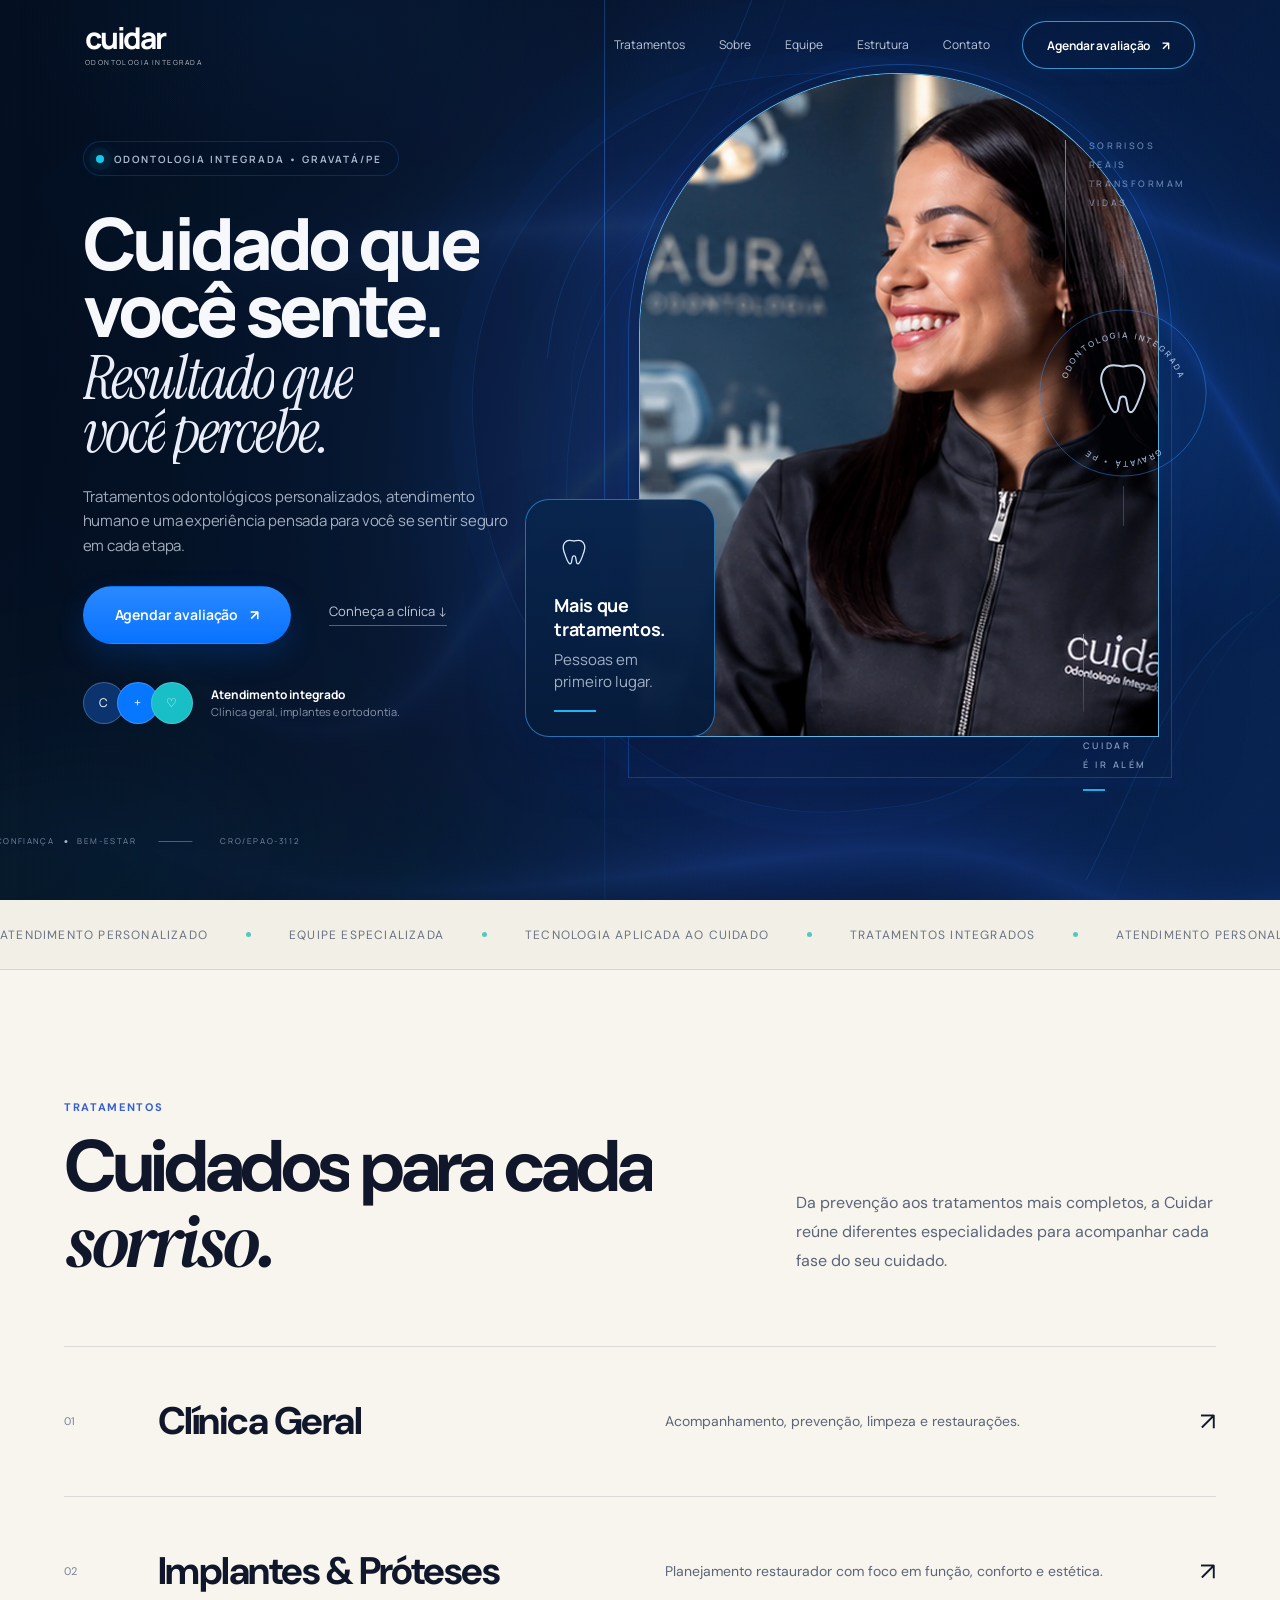
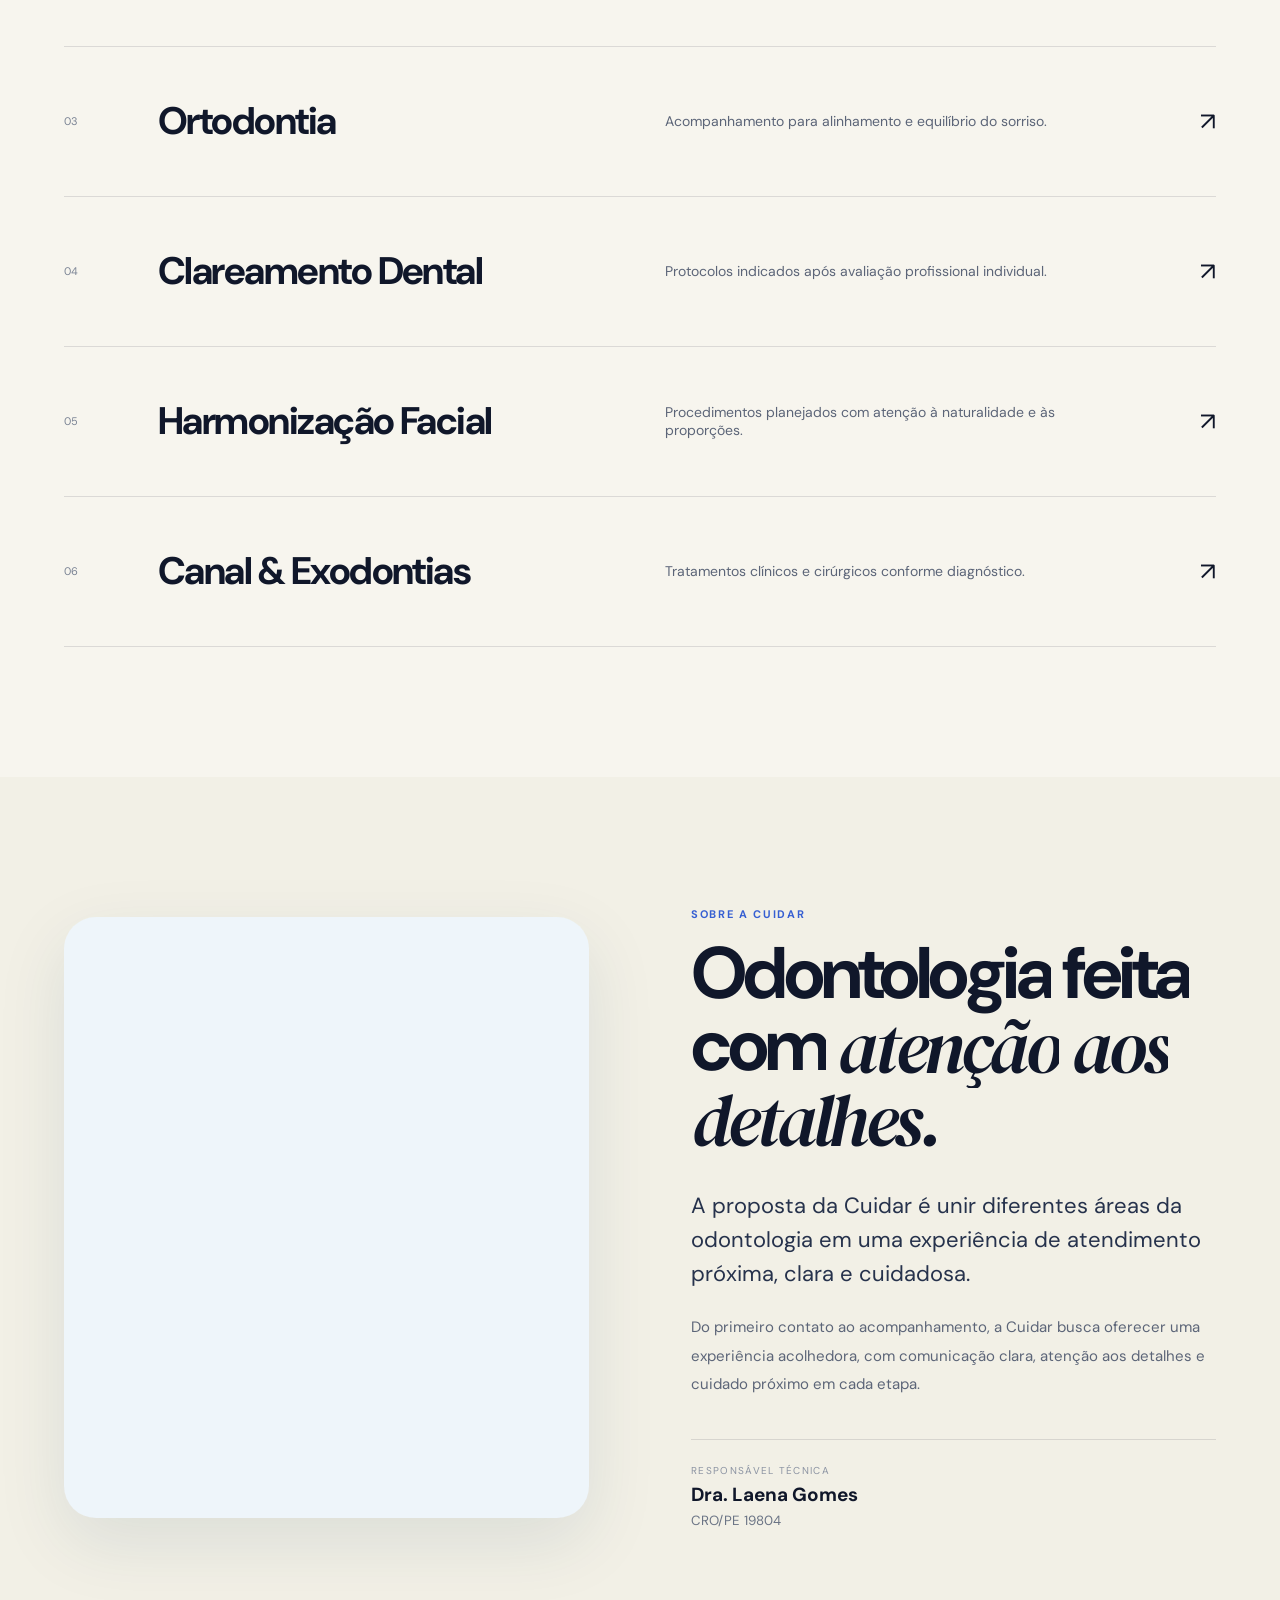
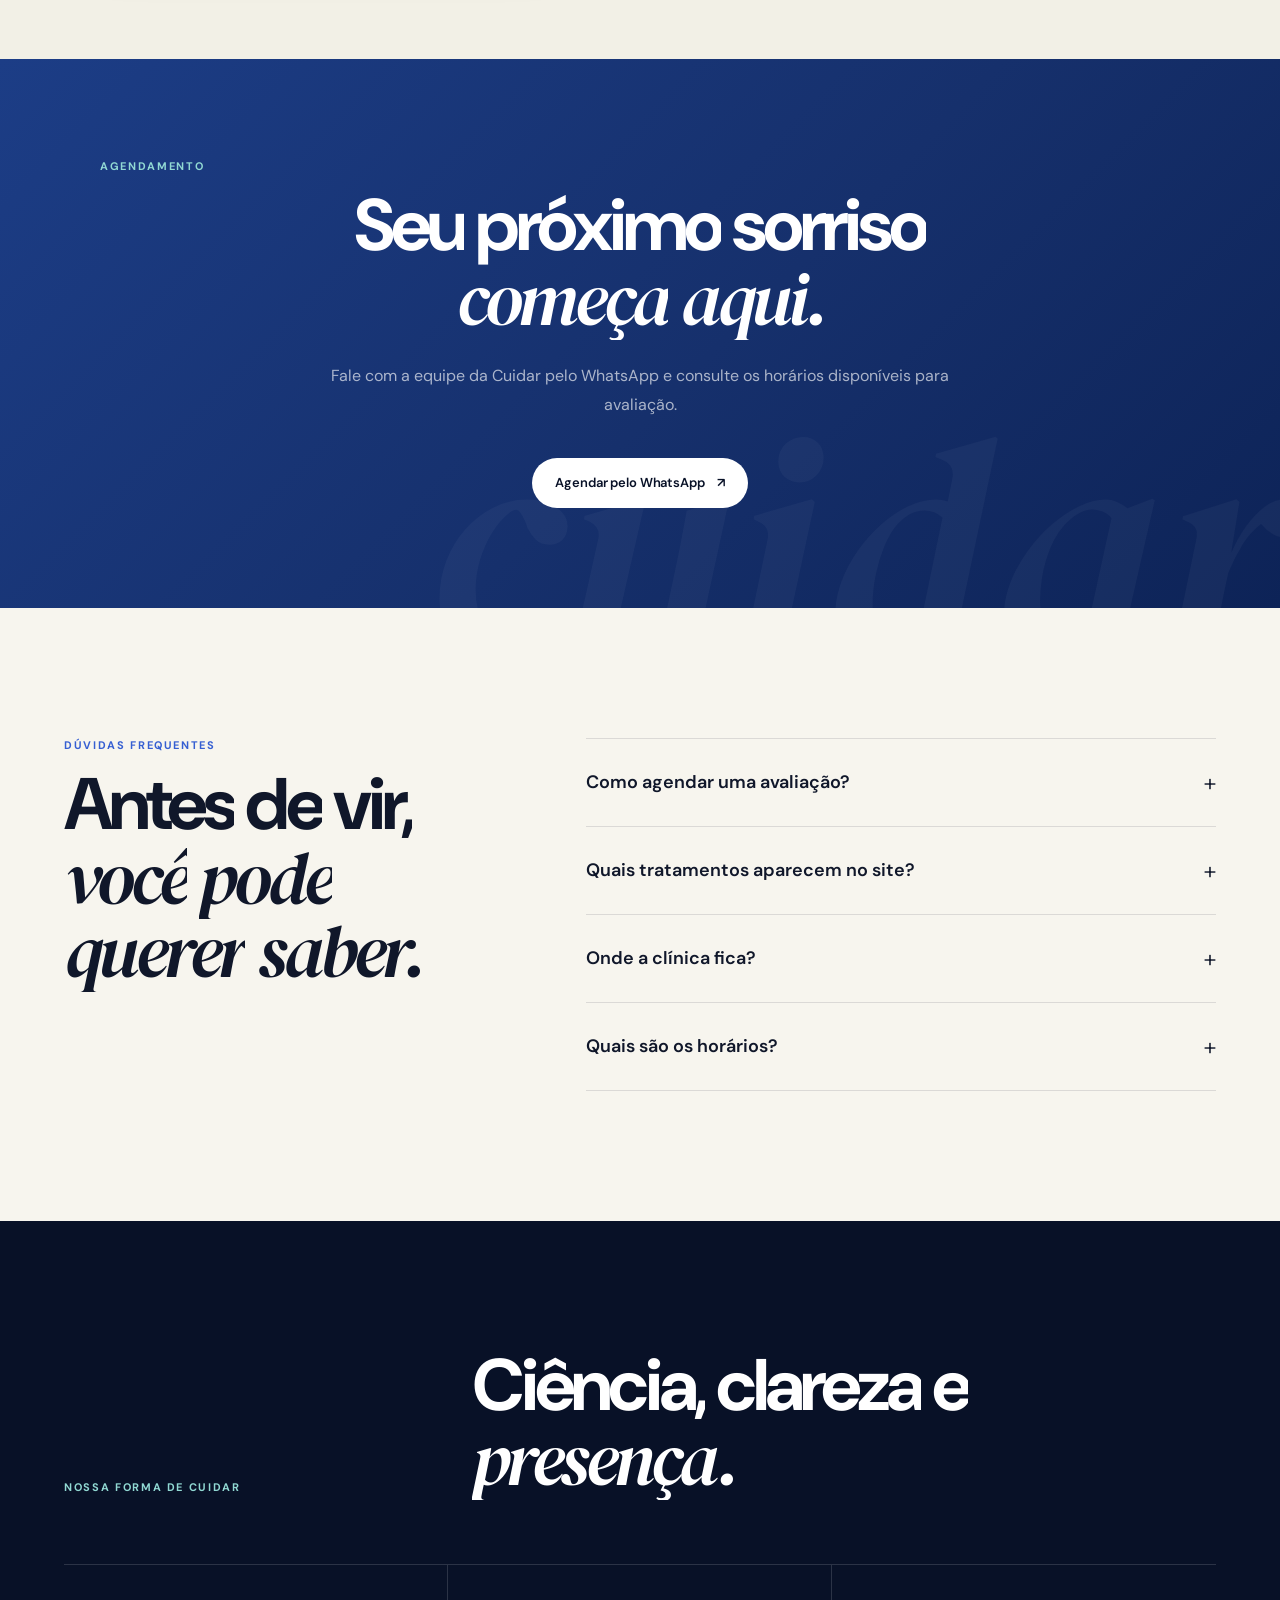
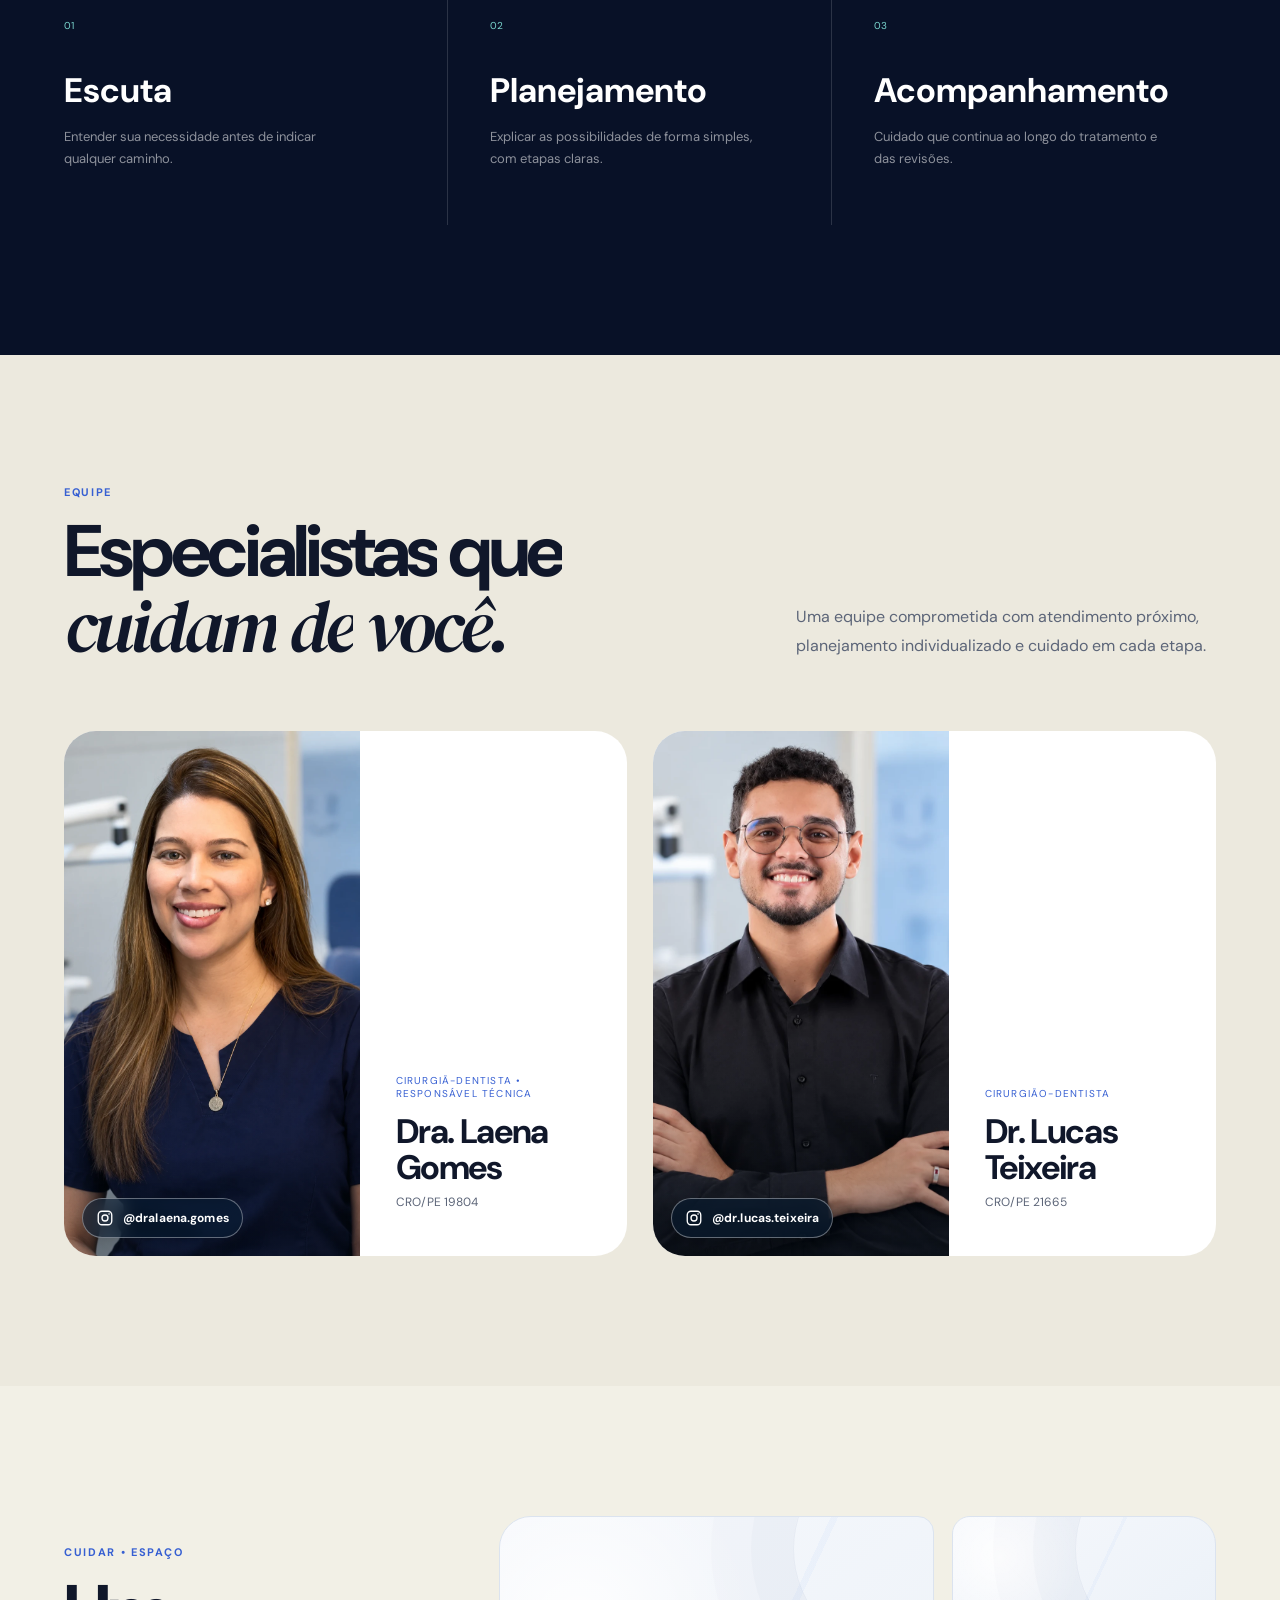
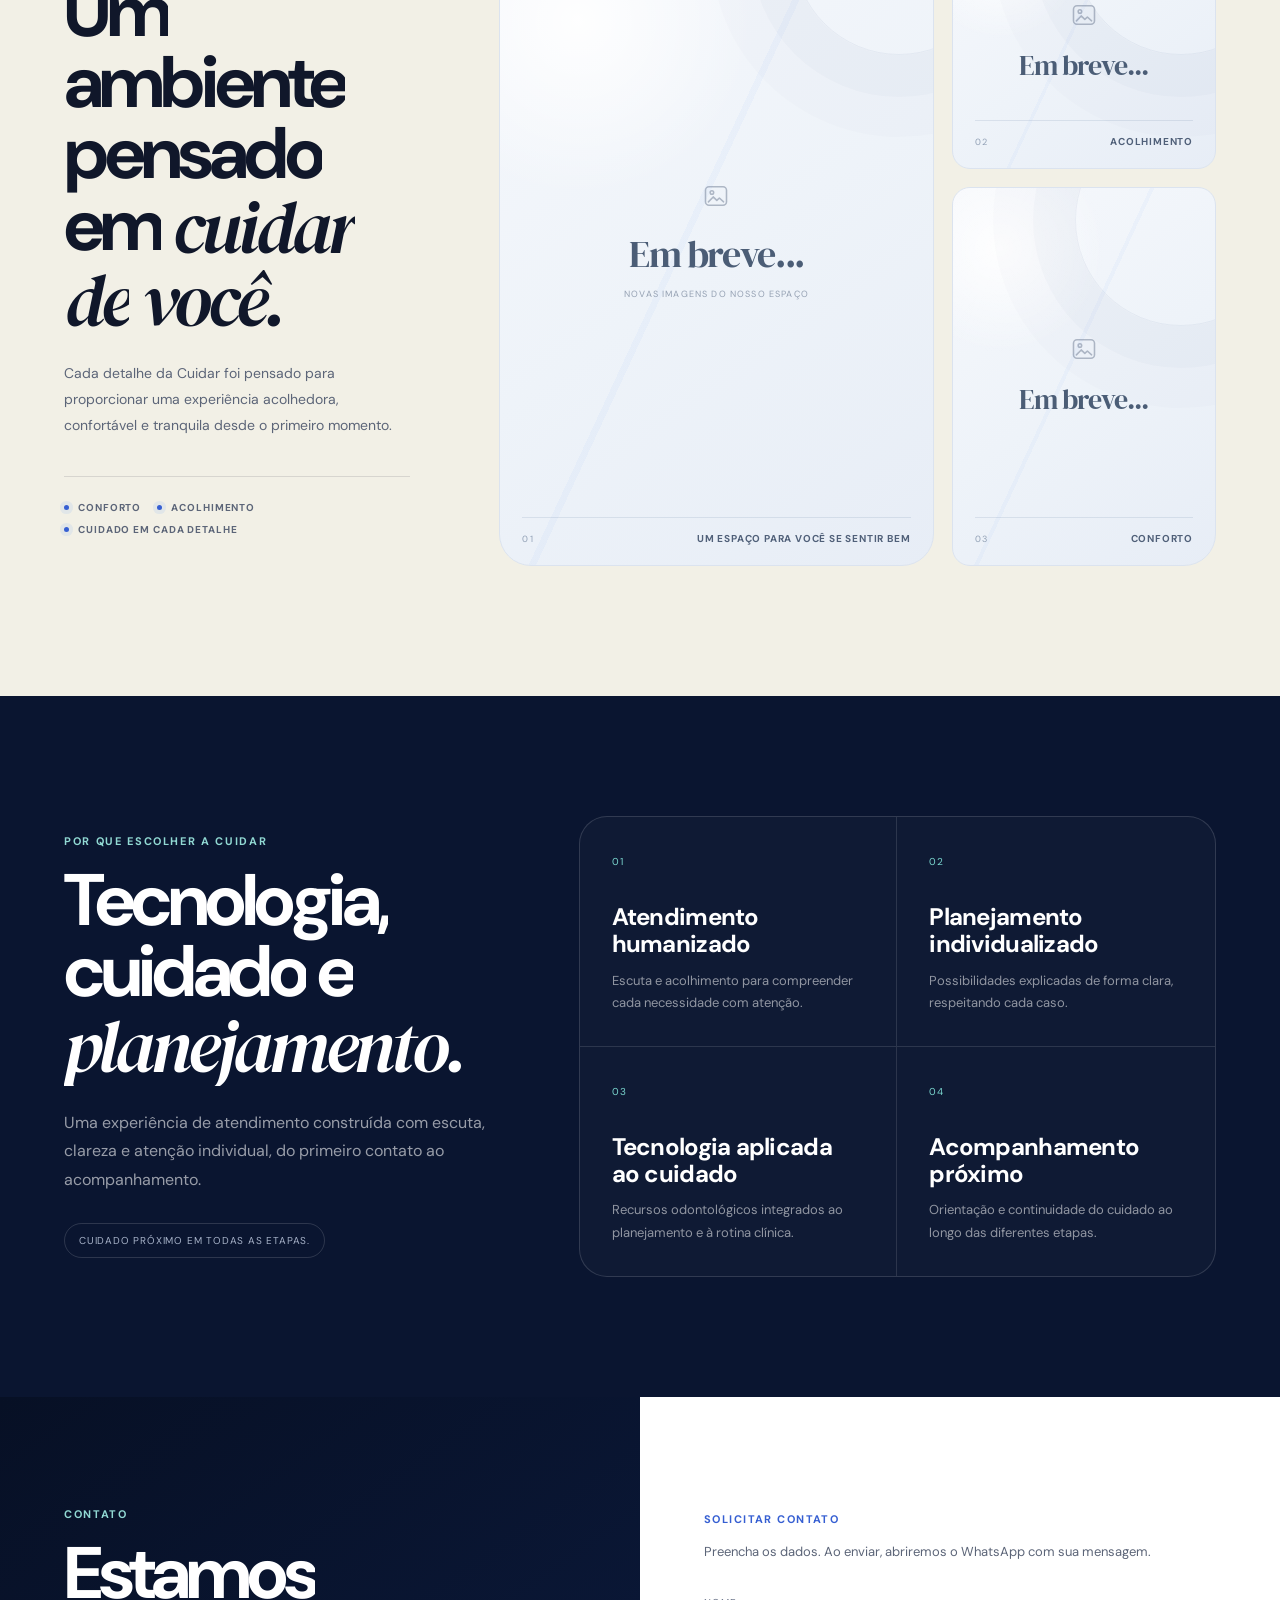
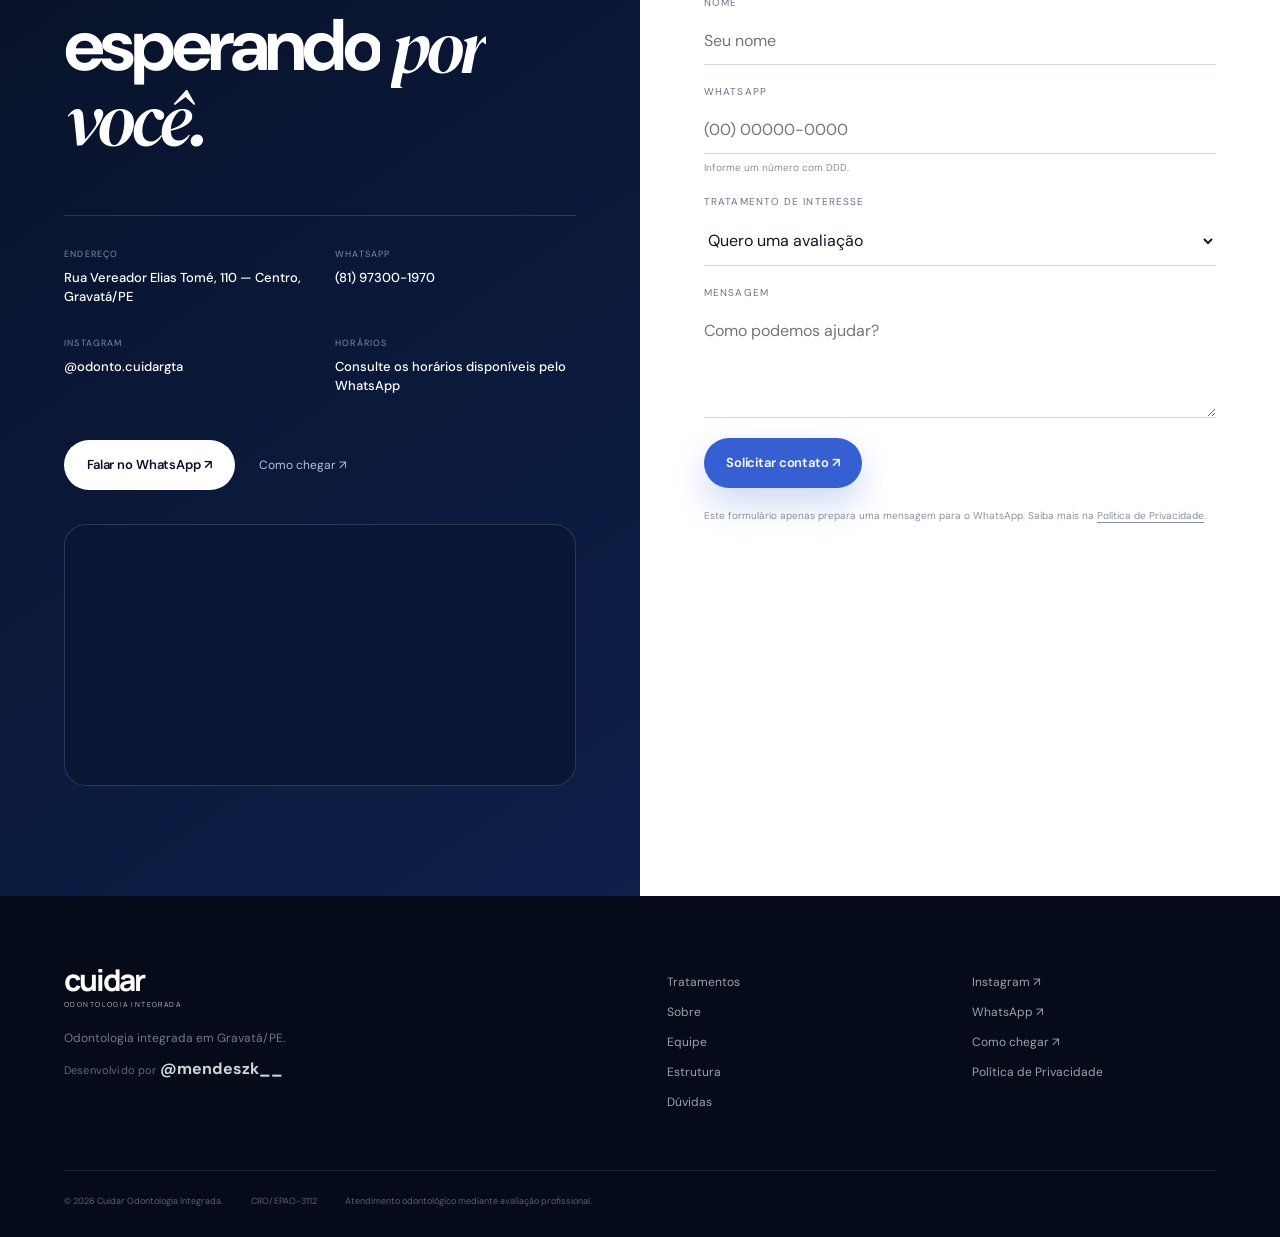
<file: index.html>
<!doctype html>
<html lang="pt-BR">
<head>
  <meta charset="utf-8">
  <meta name="viewport" content="width=device-width, initial-scale=1">
  <script>
    (function(){
      var ua=navigator.userAgent||'';
      var platform=navigator.platform||'';
      var touchMac=platform==='MacIntel'&&navigator.maxTouchPoints>1;
      if(/iPad|iPhone|iPod/.test(ua)||touchMac){
        document.documentElement.classList.add('ios-webkit');
      }
    })();
  </script>
  <meta name="theme-color" content="#0b1530">
  <meta name="description" content="Cuidar Odontologia Integrada em Gravatá. Atendimento odontológico com cuidado, planejamento e profissionais especializados.">
  <meta name="robots" content="index,follow,max-image-preview:large">
  <link rel="canonical" href="https://cuidar-odontologia.vercel.app/">
  <meta property="og:type" content="website">
  <meta property="og:locale" content="pt_BR">
  <meta property="og:site_name" content="Cuidar Odontologia">
  <meta property="og:url" content="https://cuidar-odontologia.vercel.app/">
  <meta property="og:title" content="Cuidar Odontologia">
  <meta property="og:description" content="Cuidar Odontologia Integrada | Gravatá">
  <meta property="og:image" content="https://cuidar-odontologia.vercel.app/assets/cuidar-social-preview.png">
  <meta property="og:image:secure_url" content="https://cuidar-odontologia.vercel.app/assets/cuidar-social-preview.png">
  <meta property="og:image:type" content="image/png">
  <meta property="og:image:width" content="1200">
  <meta property="og:image:height" content="630">
  <meta property="og:image:alt" content="Logo Cuidar Odontologia">
  <meta name="twitter:card" content="summary_large_image">
  <meta name="twitter:title" content="Cuidar Odontologia">
  <meta name="twitter:description" content="Cuidar Odontologia Integrada | Gravatá">
  <meta name="twitter:image" content="https://cuidar-odontologia.vercel.app/assets/cuidar-social-preview.png">
  <meta name="twitter:image:alt" content="Logo Cuidar Odontologia">
  <link rel="icon" href="assets/favicon.svg" type="image/svg+xml">
  <link rel="preload" as="image" href="assets/hero-profissional-sem-card.webp" type="image/webp">
  <title>Cuidar Odontologia | Odontologia Integrada em Gravatá</title>
  <link rel="stylesheet" href="style.css?v=20260911-iosrootfix1">
  <link rel="stylesheet" href="hero-reference.css?v=20260911-iosrootfix1">
  <script src="clinic.config.js"></script>
  <script src="script.js" defer></script>
  <script src="ghost-fibers.js" defer></script>
  <script src="split-text.js" defer></script>
  <script type="application/ld+json" id="schema-json"></script>
</head>
<body>
  <a class="skip-link" href="#conteudo">Pular para o conteúdo</a>

  <header class="site-header" id="topo">
    <div class="nav-shell">
      <a class="brand" href="#inicio" aria-label="Cuidar - início">
        <span class="brand-word">cu<span class="brand-dot">i</span>dar</span>
        <span class="brand-sub">Odontologia Integrada</span>
      </a>

      <nav class="desktop-nav" aria-label="Navegação principal">
        <a href="#tratamentos">Tratamentos</a>
        <a href="#sobre">Sobre</a>
        <a href="#equipe">Equipe</a>
        <a href="#estrutura">Estrutura</a>
        <a href="#contato">Contato</a>
      </nav>

      <a class="btn btn-nav js-whatsapp" href="#" data-message="Olá! Vim pelo site da Cuidar e gostaria de agendar uma avaliação.">
        Agendar avaliação
        <span aria-hidden="true">↗</span>
      </a>

      <button class="menu-toggle" aria-expanded="false" aria-controls="mobile-menu" aria-label="Abrir menu">
        <span></span><span></span>
      </button>
    </div>

    <div class="mobile-menu" id="mobile-menu" hidden>
      <nav aria-label="Navegação mobile">
        <a href="#inicio">Início</a>
        <a href="#tratamentos">Tratamentos</a>
        <a href="#sobre">Sobre nós</a>
        <a href="#equipe">Equipe</a>
        <a href="#estrutura">Estrutura</a>
        <a href="#contato">Contato</a>
      </nav>
      <a class="btn btn-primary js-whatsapp" href="#" data-message="Olá! Vim pelo site da Cuidar e gostaria de agendar uma avaliação.">Agendar pelo WhatsApp</a>
    </div>
  </header>

  <main id="conteudo">
    <section class="hero" id="inicio">
      <div class="ghost-fibers-bg" aria-hidden="true"></div>
      <div class="hero-glow hero-glow-a"></div>
      <div class="hero-glow hero-glow-b"></div>

      <svg class="hero-line-art" viewBox="0 0 1714 918" preserveAspectRatio="none" aria-hidden="true">
        <path d="M1018 -24 C965 95 903 151 823 208 C772 245 741 301 733 366" />
        <path d="M1059 -15 C998 118 931 184 849 242 C790 284 759 350 766 420" />
        <path d="M986 203 C874 225 800 296 771 405 C742 514 767 618 829 694" />
        <path d="M1678 624 C1568 681 1530 788 1454 898" />
        <path d="M1737 594 C1600 662 1565 791 1481 934" />
      </svg>

      <div class="hero-side-message" aria-hidden="true">
        <span class="side-message-line"></span>
        <span>Sorrisos</span>
        <span>reais</span>
        <span>transformam</span>
        <span>vidas</span>
      </div>

      <div class="dental-seal" aria-hidden="true">
        <svg class="seal-svg" viewBox="0 0 168 168" focusable="false">
          <defs>
            <path id="sealTopPath" d="M25,88 A59,59 0 0,1 143,88"/>
            <path id="sealBottomPath" d="M143,93 A59,59 0 0,1 25,93"/>
          </defs>
          <circle cx="84" cy="84" r="83" class="seal-ring"/>
          <text class="seal-text"><textPath href="#sealTopPath" startOffset="50%" text-anchor="middle">ODONTOLOGIA INTEGRADA</textPath></text>
          <text class="seal-text"><textPath href="#sealBottomPath" startOffset="50%" text-anchor="middle">GRAVATÁ • PE</textPath></text>
          <path class="seal-tooth" d="M69.7 57.2c5.4-2.7 10.2.3 14.3.3s8.9-3 14.3-.3c7.3 3.5 8.9 12.6 6 20.7-2.6 7.4-5.8 18.8-10.2 24-1.8 2.1-4.4 1.4-5-1.5l-1.9-10.3c-.6-3.5-5.9-3.5-6.5 0l-1.9 10.3c-.6 2.9-3.2 3.6-5 1.5-4.4-5.2-7.6-16.6-10.2-24-2.9-8.1-1.3-17.2 6-20.7Z"/>
        </svg>
      </div>

      <div class="hero-grid">
        <div class="hero-copy reveal">
          <div class="eyebrow">
            <span class="eyebrow-dot"></span>
            Odontologia integrada • Gravatá/PE
          </div>
          <h1 class="split-text" data-split-delay="70" data-split-duration="1.05"><span class="hero-sans">Cuidado que<br>você sente.</span><em>Resultado que<br>você percebe.</em></h1>
          <p class="hero-lead">Tratamentos odontológicos personalizados, atendimento humano e uma experiência pensada para você se sentir seguro em cada etapa.</p>
          <div class="hero-actions">
            <a class="btn btn-primary js-whatsapp" href="#" data-message="Olá! Vim pelo site da Cuidar e gostaria de agendar uma avaliação.">
              Agendar avaliação
              <span aria-hidden="true">↗</span>
            </a>
            <a class="text-link" href="#sobre">Conheça a clínica <span aria-hidden="true">↓</span></a>
          </div>
          <div class="hero-proof">
            <div class="proof-stack" aria-hidden="true">
              <span>C</span><span>+</span><span>♡</span>
            </div>
            <p><strong>Atendimento integrado</strong><br>Clínica geral, implantes e ortodontia.</p>
          </div>
        </div>

        <div class="hero-visual reveal">
          <div class="visual-frame">
            <img class="hero-professional-photo" src="assets/hero-profissional-sem-card.webp" alt="Profissional da Cuidar Odontologia Integrada" width="1000" height="1274" fetchpriority="high" decoding="async">
            <div class="frame-caption">
              <span>Equipe Cuidar</span>
              <span>Gravatá • PE</span>
            </div>
          </div>

          <div class="hero-info-card" aria-hidden="true">
            <svg viewBox="0 0 64 64" focusable="false">
              <path d="M20.6 14.2c4.3-2.1 8.1.2 11.4.2s7.1-2.3 11.4-.2c5.8 2.8 7.1 10 4.8 16.5-2.1 5.9-4.6 15-8.1 19.1-1.4 1.7-3.5 1.1-4-1.2l-1.5-8.2c-.5-2.8-4.7-2.8-5.2 0l-1.5 8.2c-.5 2.3-2.6 2.9-4 1.2-3.5-4.1-6-13.2-8.1-19.1-2.3-6.5-1-13.7 4.8-16.5Z"/>
            </svg>
            <strong>Mais que<br>tratamentos.</strong>
            <span>Pessoas em<br>primeiro lugar.</span>
            <i></i>
          </div>
        </div>
      </div>

      <div class="hero-bottom">
        <div class="hero-values" aria-hidden="true">
          <span>Saúde</span><i></i><span>Estética</span><i></i><span>Confiança</span><i></i><span>Bem-estar</span>
        </div>
        <div class="bottom-rule"></div>
        <span class="cro" data-clinic="croEpaO"></span>
      </div>

      <div class="hero-right-signature" aria-hidden="true">
        <span class="signature-line"></span>
        <strong>Cuidar<br>é ir além</strong>
        <i></i>
      </div>
    </section>

    <section class="trust-strip" aria-label="Diferenciais">
      <div class="trust-track">
        <span>Atendimento personalizado</span><i></i>
        <span>Equipe especializada</span><i></i>
        <span>Tecnologia aplicada ao cuidado</span><i></i>
        <span>Tratamentos integrados</span><i></i>
        <span>Atendimento personalizado</span><i></i>
        <span>Equipe especializada</span><i></i>
      </div>
    </section>

    <section class="section treatments" id="tratamentos">
      <div class="section-head reveal">
        <div>
          <span class="section-kicker">Tratamentos</span>
          <h2 class="split-text" data-split-delay="55" data-split-duration="0.9">Cuidados para cada <em>sorriso.</em></h2>
        </div>
        <p>Da prevenção aos tratamentos mais completos, a Cuidar reúne diferentes especialidades para acompanhar cada fase do seu cuidado.</p>
      </div>

      <div class="treatment-list">
        <article class="treatment-card reveal">
          <span class="treatment-index">01</span>
          <div class="treatment-main">
            <h3>Clínica Geral</h3>
            <p>Acompanhamento, prevenção, limpeza e restaurações.</p>
          </div>
          <span class="treatment-arrow">↗</span>
        </article>
        <article class="treatment-card reveal">
          <span class="treatment-index">02</span>
          <div class="treatment-main">
            <h3>Implantes & Próteses</h3>
            <p>Planejamento restaurador com foco em função, conforto e estética.</p>
          </div>
          <span class="treatment-arrow">↗</span>
        </article>
        <article class="treatment-card reveal">
          <span class="treatment-index">03</span>
          <div class="treatment-main">
            <h3>Ortodontia</h3>
            <p>Acompanhamento para alinhamento e equilíbrio do sorriso.</p>
          </div>
          <span class="treatment-arrow">↗</span>
        </article>
        <article class="treatment-card reveal">
          <span class="treatment-index">04</span>
          <div class="treatment-main">
            <h3>Clareamento Dental</h3>
            <p>Protocolos indicados após avaliação profissional individual.</p>
          </div>
          <span class="treatment-arrow">↗</span>
        </article>
        <article class="treatment-card reveal">
          <span class="treatment-index">05</span>
          <div class="treatment-main">
            <h3>Harmonização Facial</h3>
            <p>Procedimentos planejados com atenção à naturalidade e às proporções.</p>
          </div>
          <span class="treatment-arrow">↗</span>
        </article>
        <article class="treatment-card reveal">
          <span class="treatment-index">06</span>
          <div class="treatment-main">
            <h3>Canal & Exodontias</h3>
            <p>Tratamentos clínicos e cirúrgicos conforme diagnóstico.</p>
          </div>
          <span class="treatment-arrow">↗</span>
        </article>
      </div>
    </section>

    <section class="section about" id="sobre">
      <div class="about-image reveal">
        <img class="about-brand-logo" src="assets/cuidar-brand-panel.webp" alt="Identidade visual da Cuidar Odontologia Integrada" width="762" height="873" loading="lazy" decoding="async">
      </div>
      <div class="about-copy reveal">
        <span class="section-kicker">Sobre a Cuidar</span>
        <h2 class="split-text" data-split-delay="55" data-split-duration="0.9">Odontologia feita com <em>atenção aos detalhes.</em></h2>
        <p class="lead">A proposta da Cuidar é unir diferentes áreas da odontologia em uma experiência de atendimento próxima, clara e cuidadosa.</p>
        <p>Do primeiro contato ao acompanhamento, a Cuidar busca oferecer uma experiência acolhedora, com comunicação clara, atenção aos detalhes e cuidado próximo em cada etapa.</p>
        <div class="signature-block">
          <span>Responsável técnica</span>
          <strong data-clinic="responsible"></strong>
          <small data-clinic="responsibleCro"></small>
        </div>
      </div>
    </section>

    <section class="cta-section">
      <div class="cta-inner reveal">
        <span class="section-kicker light">Agendamento</span>
        <h2 class="split-text" data-split-delay="55" data-split-duration="0.9">Seu próximo sorriso<br><em>começa aqui.</em></h2>
        <p>Fale com a equipe da Cuidar pelo WhatsApp e consulte os horários disponíveis para avaliação.</p>
        <a class="btn btn-light js-whatsapp" href="#" data-message="Olá! Vim pelo site da Cuidar e gostaria de consultar horários para uma avaliação.">
          Agendar pelo WhatsApp
          <span aria-hidden="true">↗</span>
        </a>
      </div>
    </section>

    <section class="section faq" id="faq">
      <div class="faq-head reveal">
        <span class="section-kicker">Dúvidas frequentes</span>
        <h2 class="split-text" data-split-delay="55" data-split-duration="0.9">Antes de vir,<br><em>você pode querer saber.</em></h2>
      </div>
      <div class="faq-list">
        <details class="reveal">
          <summary>Como agendar uma avaliação?<span>+</span></summary>
          <p>Use qualquer botão de WhatsApp deste site. A mensagem já abre pronta para você conversar diretamente com a equipe.</p>
        </details>
        <details class="reveal">
          <summary>Quais tratamentos aparecem no site?<span>+</span></summary>
          <p>A Cuidar apresenta atendimento em clínica geral, implantes, próteses, ortodontia, clareamento, harmonização facial, canal e exodontias. A indicação de cada tratamento depende de avaliação profissional.</p>
        </details>
        <details class="reveal">
          <summary>Onde a clínica fica?<span>+</span></summary>
          <p>A clínica fica na Rua Vereador Elias Tomé, 110, Centro, Gravatá/PE. Use o botão “Como chegar” para abrir a localização no mapa.</p>
        </details>
        <details class="reveal">
          <summary>Quais são os horários?<span>+</span></summary>
          <p>Consulte os horários disponíveis diretamente pelo WhatsApp para evitar apresentar informação desatualizada.</p>
        </details>
      </div>
    </section>

    <section class="principles">
      <div class="principles-shell">
        <div class="principles-title reveal">
          <span class="section-kicker light">Nossa forma de cuidar</span>
          <h2 class="split-text" data-split-delay="55" data-split-duration="0.9">Ciência, clareza e <em>presença.</em></h2>
        </div>
        <div class="principles-grid">
          <article class="reveal">
            <span>01</span>
            <h3>Escuta</h3>
            <p>Entender sua necessidade antes de indicar qualquer caminho.</p>
          </article>
          <article class="reveal">
            <span>02</span>
            <h3>Planejamento</h3>
            <p>Explicar as possibilidades de forma simples, com etapas claras.</p>
          </article>
          <article class="reveal">
            <span>03</span>
            <h3>Acompanhamento</h3>
            <p>Cuidado que continua ao longo do tratamento e das revisões.</p>
          </article>
        </div>
      </div>
    </section>

    <section class="section team" id="equipe">
      <div class="section-head reveal">
        <div>
          <span class="section-kicker">Equipe</span>
          <h2 class="split-text" data-split-delay="55" data-split-duration="0.9">Especialistas que <em>cuidam de você.</em></h2>
        </div>
        <p>Uma equipe comprometida com atendimento próximo, planejamento individualizado e cuidado em cada etapa.</p>
      </div>

      <div class="team-grid">
        <article class="team-card reveal">
          <a class="team-photo team-instagram" href="https://www.instagram.com/dralaena.gomes/" target="_blank" rel="noopener noreferrer" aria-label="Abrir Instagram da Dra. Laena Gomes (@dralaena.gomes)">
            <img src="assets/dra-laena-equipe.webp" alt="Dra. Laena Gomes" width="941" height="1672" loading="lazy" decoding="async" style="object-position: center top;">
            <span class="team-instagram-badge" aria-hidden="true">
              <svg viewBox="0 0 24 24" fill="none" xmlns="http://www.w3.org/2000/svg">
                <rect x="3" y="3" width="18" height="18" rx="5" stroke="currentColor" stroke-width="1.8"/>
                <circle cx="12" cy="12" r="4" stroke="currentColor" stroke-width="1.8"/>
                <circle cx="17.4" cy="6.6" r="1.1" fill="currentColor"/>
              </svg>
              <span>@dralaena.gomes</span>
            </span>
          </a>
          <div class="team-info">
            <span>Cirurgiã-dentista • Responsável técnica</span>
            <h3>Dra. Laena Gomes</h3>
            <p>CRO/PE 19804</p>
          </div>
        </article>

        <article class="team-card reveal">
          <a class="team-photo team-instagram" href="https://www.instagram.com/dr.lucas.teixeira/" target="_blank" rel="noopener noreferrer" aria-label="Abrir Instagram do Dr. Lucas Teixeira (@dr.lucas.teixeira)">
            <img src="assets/dr-lucas-equipe.webp" alt="Dr. Lucas Teixeira" width="1145" height="1374" loading="lazy" decoding="async" style="object-position: center top;">
            <span class="team-instagram-badge" aria-hidden="true">
              <svg viewBox="0 0 24 24" fill="none" xmlns="http://www.w3.org/2000/svg">
                <rect x="3" y="3" width="18" height="18" rx="5" stroke="currentColor" stroke-width="1.8"/>
                <circle cx="12" cy="12" r="4" stroke="currentColor" stroke-width="1.8"/>
                <circle cx="17.4" cy="6.6" r="1.1" fill="currentColor"/>
              </svg>
              <span>@dr.lucas.teixeira</span>
            </span>
          </a>
          <div class="team-info">
            <span>Cirurgião-dentista</span>
            <h3>Dr. Lucas Teixeira</h3>
            <p>CRO/PE 21665</p>
          </div>
        </article>
      </div>
    </section>

    <section class="section clinic-gallery" id="estrutura">
      <div class="environment-shell">
        <div class="environment-copy reveal">
          <span class="section-kicker">Cuidar • Espaço</span>
          <h2 class="split-text" data-split-delay="55" data-split-duration="0.9">Um ambiente pensado em <em>cuidar de você.</em></h2>
          <p>Cada detalhe da Cuidar foi pensado para proporcionar uma experiência acolhedora, confortável e tranquila desde o primeiro momento.</p>

          <div class="environment-notes" aria-label="Características do espaço da Cuidar">
            <span>Conforto</span>
            <span>Acolhimento</span>
            <span>Cuidado em cada detalhe</span>
          </div>
        </div>

        <div class="environment-collage" aria-label="Espaços reservados para futuras fotos da clínica">
          <div class="environment-media environment-main-media environment-placeholder reveal environment-reveal-1">
            <div class="environment-placeholder-center">
              <svg viewBox="0 0 24 24" aria-hidden="true" focusable="false">
                <rect x="3" y="4" width="18" height="16" rx="3"></rect>
                <circle cx="8.5" cy="9" r="1.5"></circle>
                <path d="m5.5 17 4.1-4.2 3.1 3 2.2-2.1 3.6 3.3"></path>
              </svg>
              <strong>Em breve...</strong>
              <span>Novas imagens do nosso espaço</span>
            </div>
            <div class="environment-media-label">
              <small>01</small>
              <span>Um espaço para você se sentir bem</span>
            </div>
          </div>

          <div class="environment-side-stack">
            <div class="environment-media environment-secondary-media environment-placeholder reveal environment-reveal-2">
              <div class="environment-placeholder-center">
                <svg viewBox="0 0 24 24" aria-hidden="true" focusable="false">
                  <rect x="3" y="4" width="18" height="16" rx="3"></rect>
                  <circle cx="8.5" cy="9" r="1.5"></circle>
                  <path d="m5.5 17 4.1-4.2 3.1 3 2.2-2.1 3.6 3.3"></path>
                </svg>
                <strong>Em breve...</strong>
              </div>
              <div class="environment-media-label">
                <small>02</small>
                <span>Acolhimento</span>
              </div>
            </div>

            <div class="environment-media environment-wide-media environment-placeholder reveal environment-reveal-3">
              <div class="environment-placeholder-center">
                <svg viewBox="0 0 24 24" aria-hidden="true" focusable="false">
                  <rect x="3" y="4" width="18" height="16" rx="3"></rect>
                  <circle cx="8.5" cy="9" r="1.5"></circle>
                  <path d="m5.5 17 4.1-4.2 3.1 3 2.2-2.1 3.6 3.3"></path>
                </svg>
                <strong>Em breve...</strong>
              </div>
              <div class="environment-media-label">
                <small>03</small>
                <span>Conforto</span>
              </div>
            </div>
          </div>
        </div>
      </div>
    </section>

    <section class="care-differentials" id="diferenciais">
      <div class="results-copy reveal">
        <span class="section-kicker light">Por que escolher a Cuidar</span>
        <h2 class="split-text" data-split-delay="55" data-split-duration="0.9">Tecnologia, cuidado e <em>planejamento.</em></h2>
        <p>Uma experiência de atendimento construída com escuta, clareza e atenção individual, do primeiro contato ao acompanhamento.</p>
        <div class="care-note">Cuidado próximo em todas as etapas.</div>
      </div>
      <div class="care-grid reveal" aria-label="Diferenciais da Cuidar Odontologia">
        <article>
          <span>01</span>
          <h3>Atendimento humanizado</h3>
          <p>Escuta e acolhimento para compreender cada necessidade com atenção.</p>
        </article>
        <article>
          <span>02</span>
          <h3>Planejamento individualizado</h3>
          <p>Possibilidades explicadas de forma clara, respeitando cada caso.</p>
        </article>
        <article>
          <span>03</span>
          <h3>Tecnologia aplicada ao cuidado</h3>
          <p>Recursos odontológicos integrados ao planejamento e à rotina clínica.</p>
        </article>
        <article>
          <span>04</span>
          <h3>Acompanhamento próximo</h3>
          <p>Orientação e continuidade do cuidado ao longo das diferentes etapas.</p>
        </article>
      </div>
    </section>

    <section class="contact" id="contato">
      <div class="contact-panel reveal">
        <span class="section-kicker light">Contato</span>
        <h2 class="split-text" data-split-delay="55" data-split-duration="0.9">Estamos esperando <em>por você.</em></h2>

        <div class="contact-data">
          <div>
            <span>Endereço</span>
            <strong data-clinic="address"></strong>
          </div>
          <div>
            <span>WhatsApp</span>
            <strong data-clinic="phoneLabel"></strong>
          </div>
          <div>
            <span>Instagram</span>
            <strong data-clinic="instagramHandle"></strong>
          </div>
          <div>
            <span>Horários</span>
            <strong data-clinic="hours"></strong>
          </div>
        </div>

        <div class="contact-actions">
          <a class="btn btn-light js-whatsapp" href="#" data-message="Olá! Vim pelo site e gostaria de falar com a equipe da Cuidar.">Falar no WhatsApp ↗</a>
          <a class="map-link" id="map-link" href="#" target="_blank" rel="noopener noreferrer">Como chegar ↗</a>
        </div>

        <div class="contact-map-wrap">
          <iframe id="contact-map" title="Mapa da Cuidar Odontologia Integrada" loading="lazy" referrerpolicy="no-referrer-when-downgrade" allowfullscreen></iframe>
        </div>
      </div>

      <form class="contact-form reveal" id="contact-form" method="post" action="#">
        <div class="form-intro">
          <span>Solicitar contato</span>
          <p>Preencha os dados. Ao enviar, abriremos o WhatsApp com sua mensagem.</p>
        </div>
        <label>
          <span>Nome</span>
          <input type="text" name="name" autocomplete="name" required placeholder="Seu nome">
        </label>
        <label>
          <span>WhatsApp</span>
          <input type="tel" name="phone" autocomplete="tel" inputmode="tel" minlength="10" maxlength="20" required placeholder="(00) 00000-0000" aria-describedby="phone-help">
          <small id="phone-help" class="field-help">Informe um número com DDD.</small>
        </label>
        <label>
          <span>Tratamento de interesse</span>
          <select name="treatment">
            <option>Quero uma avaliação</option>
            <option>Clínica Geral</option>
            <option>Implantes / Próteses</option>
            <option>Ortodontia</option>
            <option>Clareamento Dental</option>
            <option>Harmonização Facial</option>
          </select>
        </label>
        <label>
          <span>Mensagem</span>
          <textarea name="message" rows="4" placeholder="Como podemos ajudar?"></textarea>
        </label>
        <button class="btn btn-primary" type="submit">Solicitar contato ↗</button>
        <small>Este formulário apenas prepara uma mensagem para o WhatsApp. Saiba mais na <a href="politica-de-privacidade.html">Política de Privacidade</a>.</small>
      </form>
    </section>
  </main>

  <footer class="footer">
    <div class="footer-top">
      <div>
        <a class="brand footer-brand" href="#inicio">
          <span class="brand-word">cu<span class="brand-dot">i</span>dar</span>
          <span class="brand-sub">Odontologia Integrada</span>
        </a>
        <p>Odontologia integrada em Gravatá/PE.</p>
        <p class="developer-credit">Desenvolvido por <a href="https://www.instagram.com/mendeszk__/" target="_blank" rel="noopener noreferrer">@mendeszk__</a></p>
      </div>
      <div class="footer-links">
        <a href="#tratamentos">Tratamentos</a>
        <a href="#sobre">Sobre</a>
        <a href="#equipe">Equipe</a>
        <a href="#estrutura">Estrutura</a>
        <a href="#faq">Dúvidas</a>
      </div>
      <div class="footer-links">
        <a class="js-instagram" href="#" target="_blank" rel="noopener noreferrer">Instagram ↗</a>
        <a class="js-whatsapp" href="#" data-message="Olá! Vim pelo site da Cuidar.">WhatsApp ↗</a>
        <a id="footer-map" href="#" target="_blank" rel="noopener noreferrer">Como chegar ↗</a>
        <a href="politica-de-privacidade.html">Política de Privacidade</a>
      </div>
    </div>
    <div class="footer-bottom">
      <span>© <span id="year"></span> Cuidar Odontologia Integrada.</span>
      <span data-clinic="croEpaO"></span>
      <span>Atendimento odontológico mediante avaliação profissional.</span>
    </div>
  </footer>

  <a class="whatsapp-float js-whatsapp" href="#" data-message="Olá! Vim pelo site da Cuidar e gostaria de agendar uma avaliação." aria-label="Falar com a Cuidar pelo WhatsApp">
    <svg viewBox="0 0 24 24" aria-hidden="true"><path d="M20.5 3.5A11.8 11.8 0 0 0 12.1 0C5.6 0 .3 5.3.3 11.8c0 2.1.6 4.1 1.6 5.8L.2 24l6.6-1.7c1.6.9 3.5 1.4 5.3 1.4h.1C18.7 23.7 24 18.4 24 11.9c0-3.2-1.2-6.1-3.5-8.4Zm-8.4 18.2c-1.7 0-3.4-.5-4.9-1.3l-.4-.2-3.9 1 1-3.8-.3-.4a9.8 9.8 0 0 1-1.5-5.2A10 10 0 0 1 12.1 2c2.7 0 5.2 1 7.1 2.9a9.9 9.9 0 0 1 2.9 7c0 5.5-4.5 9.9-10 9.9Zm5.5-7.4c-.3-.2-1.8-.9-2-.9-.3-.1-.5-.2-.7.2-.2.3-.8.9-.9 1.1-.2.2-.3.2-.6.1-.3-.2-1.3-.5-2.5-1.5-.9-.8-1.5-1.9-1.7-2.2-.2-.3 0-.5.1-.6l.5-.6c.2-.2.2-.3.3-.5.1-.2.1-.4 0-.6-.1-.2-.7-1.7-.9-2.3-.2-.6-.5-.5-.7-.5h-.6c-.2 0-.6.1-.9.4-.3.3-1.2 1.2-1.2 2.9s1.2 3.3 1.4 3.5c.2.2 2.4 3.7 5.9 5.2.8.4 1.5.6 2 .7.8.3 1.6.2 2.2.1.7-.1 1.8-.7 2.1-1.5.3-.7.3-1.4.2-1.5-.1-.2-.3-.3-.6-.4Z"/></svg>
  </a>
</body>
</html>
</file>
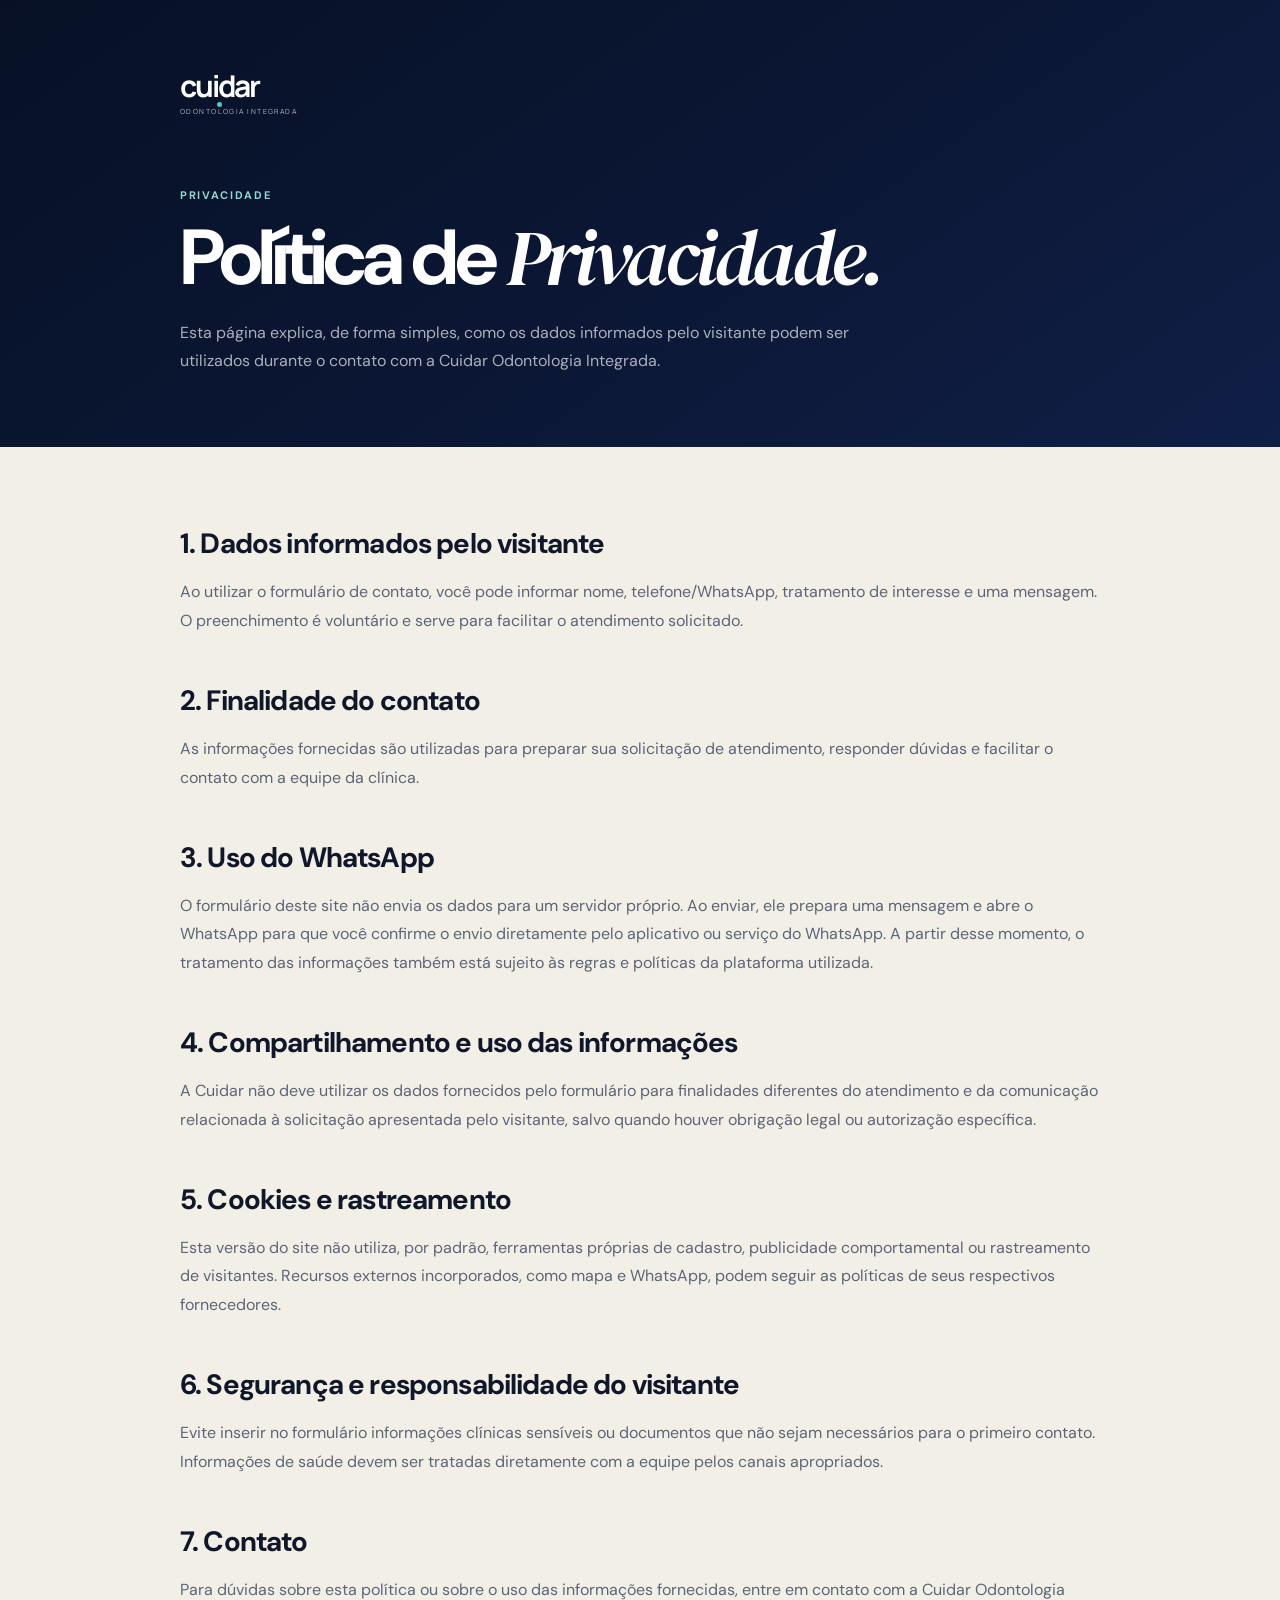
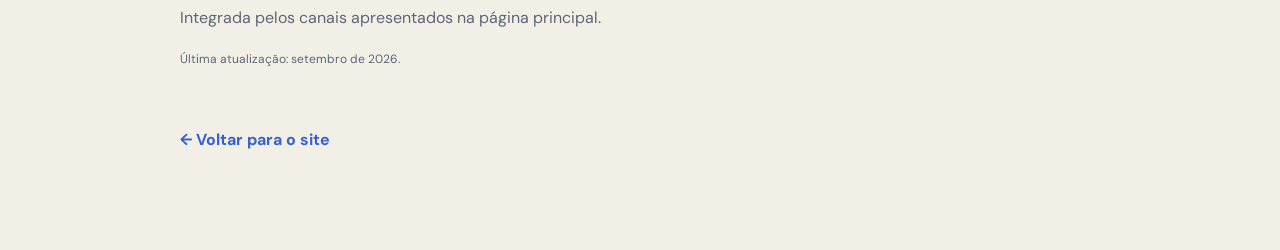
<file: politica-de-privacidade.html>
<!doctype html>
<html lang="pt-BR">
<head>
  <meta charset="utf-8">
  <meta name="viewport" content="width=device-width, initial-scale=1">
  <meta name="theme-color" content="#0b1530">
  <meta name="description" content="Política de Privacidade da Cuidar Odontologia Integrada.">
  <meta name="robots" content="index,follow">
  <link rel="icon" href="assets/favicon.svg" type="image/svg+xml">
  <title>Política de Privacidade | Cuidar Odontologia Integrada</title>
  <link rel="stylesheet" href="style.css">
  <style>
    .privacy-page{min-height:100vh;background:#F2F0E6;color:#10172a}.privacy-hero{padding:72px max(5vw,24px);background:linear-gradient(145deg,#071025,#0b1735 55%,#101f47);color:#fff}.privacy-shell{width:min(920px,100%);margin:auto}.privacy-brand{display:inline-flex;margin-bottom:72px}.privacy-hero h1{font-size:clamp(44px,7vw,78px);line-height:.96;letter-spacing:-.055em;margin:0}.privacy-hero p{max-width:680px;color:rgba(255,255,255,.66);line-height:1.75;margin:24px 0 0}.privacy-content{padding:78px max(5vw,24px) 100px}.privacy-content h2{font-size:28px;letter-spacing:-.03em;margin:46px 0 14px}.privacy-content h2:first-child{margin-top:0}.privacy-content p,.privacy-content li{color:#5c6578;line-height:1.8}.privacy-content ul{padding-left:22px}.privacy-back{display:inline-flex;margin-top:46px;font-weight:700;color:#365fd2}.privacy-updated{font-size:12px;color:#7a8394;margin-top:14px}@media(max-width:760px){.privacy-hero{padding-top:42px}.privacy-brand{margin-bottom:54px}.privacy-content{padding-top:58px}}
  </style>
</head>
<body class="privacy-page">
  <a class="skip-link" href="#conteudo">Pular para o conteúdo</a>
  <header class="privacy-hero">
    <div class="privacy-shell">
      <a class="brand privacy-brand" href="index.html" aria-label="Voltar para a página inicial da Cuidar">
        <span class="brand-word">cu<span class="brand-dot">i</span>dar</span>
        <span class="brand-sub">Odontologia Integrada</span>
      </a>
      <span class="section-kicker light">Privacidade</span>
      <h1>Política de <em>Privacidade.</em></h1>
      <p>Esta página explica, de forma simples, como os dados informados pelo visitante podem ser utilizados durante o contato com a Cuidar Odontologia Integrada.</p>
    </div>
  </header>
  <main class="privacy-content" id="conteudo">
    <div class="privacy-shell">
      <h2>1. Dados informados pelo visitante</h2>
      <p>Ao utilizar o formulário de contato, você pode informar nome, telefone/WhatsApp, tratamento de interesse e uma mensagem. O preenchimento é voluntário e serve para facilitar o atendimento solicitado.</p>

      <h2>2. Finalidade do contato</h2>
      <p>As informações fornecidas são utilizadas para preparar sua solicitação de atendimento, responder dúvidas e facilitar o contato com a equipe da clínica.</p>

      <h2>3. Uso do WhatsApp</h2>
      <p>O formulário deste site não envia os dados para um servidor próprio. Ao enviar, ele prepara uma mensagem e abre o WhatsApp para que você confirme o envio diretamente pelo aplicativo ou serviço do WhatsApp. A partir desse momento, o tratamento das informações também está sujeito às regras e políticas da plataforma utilizada.</p>

      <h2>4. Compartilhamento e uso das informações</h2>
      <p>A Cuidar não deve utilizar os dados fornecidos pelo formulário para finalidades diferentes do atendimento e da comunicação relacionada à solicitação apresentada pelo visitante, salvo quando houver obrigação legal ou autorização específica.</p>

      <h2>5. Cookies e rastreamento</h2>
      <p>Esta versão do site não utiliza, por padrão, ferramentas próprias de cadastro, publicidade comportamental ou rastreamento de visitantes. Recursos externos incorporados, como mapa e WhatsApp, podem seguir as políticas de seus respectivos fornecedores.</p>

      <h2>6. Segurança e responsabilidade do visitante</h2>
      <p>Evite inserir no formulário informações clínicas sensíveis ou documentos que não sejam necessários para o primeiro contato. Informações de saúde devem ser tratadas diretamente com a equipe pelos canais apropriados.</p>

      <h2>7. Contato</h2>
      <p>Para dúvidas sobre esta política ou sobre o uso das informações fornecidas, entre em contato com a Cuidar Odontologia Integrada pelos canais apresentados na página principal.</p>

      <p class="privacy-updated">Última atualização: setembro de 2026.</p>
      <a class="privacy-back" href="index.html">← Voltar para o site</a>
    </div>
  </main>
</body>
</html>
</file>
<file: style.css>
@import url('https://fonts.googleapis.com/css2?family=DM+Sans:wght@400;500;600;700&family=DM+Serif+Display:ital@0;1&family=Instrument+Serif:ital@0;1&family=Manrope:wght@400;500;600;700;800&display=swap');

:root{
  --ink:#10172a;
  --ink-2:#5c6578;
  --navy:#081127;
  --navy-2:#0c1837;
  --blue:#17306d;
  --blue-2:#24498e;
  --electric:#365fd2;
  --aqua:#52c9bd;
  --paper:#F2F0E6;
  --paper-soft:#F7F5EE;
  --paper-muted:#ECE9DE;
  --white:#fff;
  --line:rgba(16,23,42,.12);
  --line-dark:rgba(255,255,255,.14);
  --radius:32px;
  --serif:'DM Serif Display', Georgia, serif;
  --sans:'DM Sans', Inter, Arial, sans-serif;
  --shadow:0 30px 80px rgba(8,17,39,.16);
}

*{box-sizing:border-box}
html{scroll-behavior:smooth}
body{
  margin:0;
  color:var(--ink);
  background:var(--paper);
  font-family:var(--sans);
  -webkit-font-smoothing:antialiased;
  overflow-x:hidden;
}
img{display:block;width:100%}
a{color:inherit;text-decoration:none}
a:focus-visible,button:focus-visible,input:focus-visible,textarea:focus-visible,select:focus-visible,summary:focus-visible{outline:3px solid rgba(82,201,189,.72);outline-offset:4px}
button,input,textarea,select{font:inherit}
button{cursor:pointer}
em{font-family:var(--serif);font-weight:400}
::selection{background:var(--aqua);color:var(--navy)}
.skip-link{
  position:fixed;z-index:9999;left:16px;top:-100px;background:#fff;color:#111;padding:12px 18px;border-radius:99px;
}
.skip-link:focus{top:16px}
.site-header{
  position:fixed;inset:0 0 auto 0;z-index:1000;padding:18px 22px;transition:.35s ease;
}
.site-header.scrolled{padding-top:10px}
.nav-shell{
  width:min(1380px,100%);margin:auto;min-height:70px;padding:0 18px 0 22px;display:flex;align-items:center;gap:28px;
  border:1px solid transparent;border-radius:22px;color:white;transition:.35s ease;
}
.site-header.scrolled .nav-shell{
  background:rgba(8,17,39,.82);border-color:rgba(255,255,255,.12);backdrop-filter:blur(18px);box-shadow:0 20px 60px rgba(0,0,0,.15);
}
.brand{display:flex;flex-direction:column;min-width:168px}
.brand-word{font-size:28px;line-height:.9;font-weight:700;letter-spacing:-1.8px}
.brand-dot{position:relative}
.brand-dot:after{content:'';position:absolute;width:5px;height:5px;border-radius:50%;background:var(--aqua);bottom:-1px;left:5px}
.brand-sub{font-size:8px;text-transform:uppercase;letter-spacing:.16em;opacity:.65;margin-top:7px}
.desktop-nav{display:flex;gap:28px;margin-left:auto}
.desktop-nav a{font-size:13px;color:rgba(255,255,255,.75);position:relative}
.desktop-nav a:after{content:'';position:absolute;height:1px;left:0;bottom:-8px;width:0;background:var(--aqua);transition:.25s}
.desktop-nav a:hover:after,.desktop-nav a.active:after{width:100%}
.desktop-nav a:hover,.desktop-nav a.active{color:#fff}
.btn{
  min-height:50px;padding:0 22px;display:inline-flex;align-items:center;justify-content:center;gap:12px;border-radius:99px;border:1px solid transparent;
  font-weight:600;font-size:13px;letter-spacing:-.01em;transition:.25s ease;
}
.btn:hover{transform:translateY(-2px)}
.btn-primary{background:var(--electric);color:white;box-shadow:0 16px 35px rgba(54,95,210,.24)}
.btn-primary:hover{background:#2c52c3}
.btn-nav{border-color:rgba(255,255,255,.25);color:white;min-height:44px;padding:0 18px}
.btn-nav:hover{background:white;color:var(--navy)}
.btn-light{background:white;color:var(--navy)}
.btn-light:hover{background:#eaf0ff}
.menu-toggle{display:none;margin-left:auto;width:46px;height:46px;border:0;border-radius:50%;background:rgba(255,255,255,.1);position:relative}
.menu-toggle span{position:absolute;width:18px;height:1.5px;background:white;left:14px;transition:.25s}
.menu-toggle span:first-child{top:19px}.menu-toggle span:last-child{top:26px}
.menu-toggle.open span:first-child{transform:translateY(3.5px) rotate(45deg)}
.menu-toggle.open span:last-child{transform:translateY(-3.5px) rotate(-45deg)}
.mobile-menu{
  width:min(1380px,calc(100% - 44px));margin:8px auto 0;padding:28px;border-radius:24px;background:#0a1530;color:white;border:1px solid rgba(255,255,255,.12);box-shadow:var(--shadow);
}
.mobile-menu nav{display:flex;flex-direction:column;margin-bottom:24px}
.mobile-menu nav a{padding:15px 0;border-bottom:1px solid rgba(255,255,255,.1);font-size:22px}
.mobile-menu .btn{width:100%}

.hero{
  min-height:100svh;position:relative;background:
    radial-gradient(circle at 78% 24%,rgba(72,121,255,.26),transparent 28%),
    radial-gradient(circle at 20% 80%,rgba(82,201,189,.09),transparent 30%),
    linear-gradient(145deg,#071025,#0b1735 55%,#101f47);
  color:white;padding:132px 5vw 54px;overflow:hidden;
}
.hero:after{
  content:'';position:absolute;inset:0;pointer-events:none;opacity:.12;
  /* Textura 100% CSS. Evita o feTurbulence que o WebKit/iOS pode
     rasterizar como um tile preto sobre o hero. */
  background-image:
    radial-gradient(circle,rgba(255,255,255,.12) 0 .45px,transparent .65px),
    radial-gradient(circle,rgba(137,183,255,.09) 0 .4px,transparent .6px);
  background-size:9px 9px,13px 13px;
  background-position:0 0,4px 6px;
}

/* iOS/Android mobile: a textura é decorativa e não precisa de uma camada
   adicional de composição no topo do hero. */
@media (max-width:1080px){
  .hero:after{content:none;display:none;background:none;opacity:0}
}
.hero-grid{width:min(1380px,100%);min-height:calc(100svh - 220px);margin:auto;display:grid;grid-template-columns:1.03fr .97fr;align-items:center;gap:6vw;position:relative;z-index:2}
.hero-copy{padding-top:20px}
.eyebrow,.section-kicker{display:flex;align-items:center;gap:10px;text-transform:uppercase;letter-spacing:.15em;font-size:11px;font-weight:700}
.eyebrow{color:rgba(255,255,255,.66)}
.eyebrow-dot{width:7px;height:7px;border-radius:50%;background:var(--aqua);box-shadow:0 0 0 8px rgba(82,201,189,.08)}
.hero h1{font-size:clamp(56px,6.2vw,102px);line-height:.91;letter-spacing:-.065em;margin:28px 0 26px;max-width:820px}
.hero h1 em{display:inline-block;color:#dfe9ff;font-size:.98em;letter-spacing:-.055em}
.hero-lead{font-size:18px;line-height:1.7;color:rgba(255,255,255,.66);max-width:610px}
.hero-actions{display:flex;align-items:center;gap:26px;margin-top:34px}
.text-link{font-size:13px;color:rgba(255,255,255,.75);border-bottom:1px solid rgba(255,255,255,.25);padding-bottom:5px}
.hero-proof{display:flex;align-items:center;gap:18px;margin-top:50px}
.proof-stack{display:flex}
.proof-stack span{width:38px;height:38px;border-radius:50%;display:grid;place-items:center;background:#18346f;border:2px solid #0a1530;margin-left:-8px;font-size:12px}
.proof-stack span:first-child{margin-left:0}.proof-stack span:nth-child(2){background:#3861d4}.proof-stack span:nth-child(3){background:#1e918b}
.hero-proof p{font-size:12px;line-height:1.55;color:rgba(255,255,255,.6);margin:0}.hero-proof strong{color:white}
.hero-visual{position:relative;display:grid;place-items:center;min-height:660px}
.visual-frame{width:min(470px,75%);aspect-ratio:3/4;border-radius:240px 240px 42px 42px;padding:9px;border:1px solid rgba(255,255,255,.22);position:relative}
.visual-frame:before{content:'';position:absolute;inset:18% -10% -8% 15%;background:linear-gradient(180deg,rgba(52,95,210,.4),rgba(82,201,189,.12));filter:blur(55px);z-index:-1}
.visual-frame img{height:100%;object-fit:cover;object-position:center 18%;border-radius:230px 230px 34px 34px}
.frame-caption{position:absolute;left:-16px;right:-16px;bottom:28px;display:flex;justify-content:space-between;padding:13px 16px;border-radius:99px;background:rgba(7,16,37,.72);backdrop-filter:blur(12px);border:1px solid rgba(255,255,255,.14);font-size:10px;text-transform:uppercase;letter-spacing:.11em}
.orbital-mark{position:absolute;right:0;top:11%;width:126px;height:126px;border-radius:50%;border:1px dashed rgba(255,255,255,.22);display:grid;place-items:center;animation:spin 18s linear infinite}
.orbital-mark:after{content:'';position:absolute;width:9px;height:9px;background:var(--aqua);border-radius:50%;top:4px;left:58px}
.orbital-mark span{font-family:var(--serif);font-style:italic;font-size:21px}
@keyframes spin{to{transform:rotate(360deg)}}
.hero-bottom{width:min(1380px,100%);margin:20px auto 0;display:flex;align-items:center;gap:14px;color:rgba(255,255,255,.45);font-size:9px;text-transform:uppercase;letter-spacing:.16em;position:relative;z-index:2}
.scroll-line{height:1px;width:90px;background:rgba(255,255,255,.25)}
.hero-bottom .cro{margin-left:auto}
.hero-glow{position:absolute;border-radius:50%;filter:blur(70px);pointer-events:none}.hero-glow-a{width:300px;height:300px;background:#24498e;right:-120px;bottom:-120px;opacity:.35}.hero-glow-b{width:190px;height:190px;background:#52c9bd;left:-100px;top:34%;opacity:.12}

.trust-strip{height:70px;background:var(--paper);border-bottom:1px solid var(--line);overflow:hidden;display:flex;align-items:center}
.trust-track{display:flex;align-items:center;gap:38px;white-space:nowrap;min-width:max-content;animation:marquee 28s linear infinite;font-size:12px;text-transform:uppercase;letter-spacing:.1em;color:#6a7284}
.trust-track i{width:5px;height:5px;background:var(--aqua);border-radius:50%}
@keyframes marquee{to{transform:translateX(-50%)}}

.section{padding:130px max(5vw,24px)}
.section-head{width:min(1380px,100%);margin:0 auto 70px;display:grid;grid-template-columns:1.2fr .8fr;gap:8vw;align-items:end}
.section-kicker{color:var(--electric);margin-bottom:18px}
.section-kicker.light{color:#91d9d3}
.section h2,.principles h2,.care-differentials h2,.cta-section h2,.contact h2,.faq h2{font-size:clamp(46px,5.7vw,82px);line-height:.97;letter-spacing:-.055em;margin:0}
.section-head p{color:var(--ink-2);line-height:1.8;max-width:520px;margin:0}

.treatments{background:var(--paper-soft)}
.treatment-list{width:min(1380px,100%);margin:auto;border-top:1px solid var(--line)}
.treatment-card{display:grid;grid-template-columns:70px 1fr 60px;gap:24px;align-items:center;min-height:150px;border-bottom:1px solid var(--line);transition:.35s ease;position:relative;overflow:hidden}
.treatment-card:before{content:'';position:absolute;inset:0;background:var(--navy);transform:translateY(101%);transition:.35s ease;z-index:0}
.treatment-card>*{position:relative;z-index:1}
.treatment-card:hover{padding:0 22px;color:white}.treatment-card:hover:before{transform:translateY(0)}
.treatment-index{font-size:11px;color:#7a8394}
.treatment-main{display:grid;grid-template-columns:1fr 1fr;gap:40px;align-items:center}
.treatment-main h3{font-size:clamp(25px,3vw,40px);letter-spacing:-.04em;margin:0}
.treatment-main p{margin:0;color:var(--ink-2);font-size:14px}.treatment-card:hover p{color:rgba(255,255,255,.6)}
.treatment-arrow{font-size:25px;justify-self:end;transition:.25s}.treatment-card:hover .treatment-arrow{transform:translate(4px,-4px)}

.about{display:grid;grid-template-columns:1fr 1fr;gap:8vw;align-items:center;background:var(--paper)}
.about-image{
  position:relative;
  display:grid;
  place-items:center;
  overflow:hidden;
  border-radius:var(--radius);
  background:#eef5fa;
  box-shadow:0 24px 70px rgba(17,55,93,.10);
}
.about-image .about-brand-logo{
  width:100%;
  height:auto;
  aspect-ratio:762 / 873;
  object-fit:cover;
  object-position:center;
  border-radius:inherit;
}
.about-copy{max-width:640px}
.about-copy .lead{font-size:22px;line-height:1.55;color:#26324c;margin-top:34px}
.about-copy>p:not(.lead){font-size:15px;line-height:1.9;color:var(--ink-2)}
.signature-block{margin-top:40px;padding-top:24px;border-top:1px solid var(--line);display:flex;flex-direction:column;gap:5px}
.signature-block span{font-size:10px;text-transform:uppercase;letter-spacing:.13em;color:#8b93a2}
.signature-block strong{font-size:19px}.signature-block small{color:#6b7485}

.principles{background:var(--navy);color:white;padding:130px max(5vw,24px)}
.principles-shell{width:min(1380px,100%);margin:auto}
.principles-title{display:grid;grid-template-columns:.6fr 1.4fr;gap:7vw;align-items:end;padding-bottom:70px;border-bottom:1px solid var(--line-dark)}
.principles-title .section-kicker{margin:0}
.principles-grid{display:grid;grid-template-columns:repeat(3,1fr)}
.principles-grid article{padding:48px 42px 12px 0;border-right:1px solid var(--line-dark);min-height:260px}
.principles-grid article+article{padding-left:42px}
.principles-grid article:last-child{border-right:0}
.principles-grid span{font-size:10px;color:#7bd8d0}
.principles-grid h3{font-size:34px;margin:34px 0 12px}
.principles-grid p{max-width:290px;font-size:13px;line-height:1.7;color:rgba(255,255,255,.54)}

.team{background:var(--paper-muted)}
.team-grid{width:min(1380px,100%);margin:auto;display:grid;grid-template-columns:1fr 1fr;gap:26px}
.team-card{background:white;border-radius:var(--radius);overflow:hidden;display:grid;grid-template-columns:1.05fr .95fr;min-height:510px}
.team-photo{position:relative;display:block;overflow:hidden;color:inherit;text-decoration:none}.team-photo img{height:100%;object-fit:cover;transition:.6s ease}
.team-card:hover .team-photo img,.team-photo:focus-visible img{transform:scale(1.035)}
.team-instagram:after{content:'';position:absolute;inset:0;background:linear-gradient(180deg,transparent 55%,rgba(3,18,35,.46) 100%);opacity:.72;transition:opacity .28s ease;pointer-events:none}
.team-instagram-badge{position:absolute;left:18px;bottom:18px;z-index:2;display:inline-flex;align-items:center;gap:9px;max-width:calc(100% - 36px);padding:10px 13px;border:1px solid rgba(255,255,255,.36);border-radius:999px;background:rgba(7,28,51,.58);backdrop-filter:blur(10px);-webkit-backdrop-filter:blur(10px);color:#fff;font-family:var(--sans);font-size:12px;font-weight:700;letter-spacing:.01em;box-shadow:0 10px 28px rgba(0,0,0,.14);transition:transform .28s ease,background .28s ease,border-color .28s ease}
.team-instagram-badge svg{width:18px;height:18px;flex:0 0 18px}
.team-instagram:hover:after,.team-instagram:focus-visible:after{opacity:.9}
.team-instagram:hover .team-instagram-badge,.team-instagram:focus-visible .team-instagram-badge{transform:translateY(-3px);background:rgba(7,28,51,.78);border-color:rgba(255,255,255,.58)}
.team-instagram:focus-visible{outline:3px solid rgba(35,113,244,.45);outline-offset:-3px}
.team-info{padding:46px 36px;display:flex;flex-direction:column;justify-content:flex-end}
.team-info span{font-size:10px;text-transform:uppercase;letter-spacing:.12em;color:var(--electric)}
.team-info h3{font-size:34px;line-height:1.05;letter-spacing:-.04em;margin:14px 0 8px}
.team-info p{margin:0;color:var(--ink-2);font-size:12px}

.clinic-gallery{background:var(--paper);overflow:hidden}
.environment-shell{width:min(1380px,100%);margin:auto;display:grid;grid-template-columns:minmax(280px,.7fr) minmax(0,1.45fr);gap:clamp(54px,7vw,110px);align-items:center}
.environment-copy{max-width:470px;align-self:center}
.environment-copy h2{margin:18px 0 26px}
.environment-copy p{margin:0;color:var(--ink-2);font-size:14px;line-height:1.85;max-width:430px}
.environment-notes{display:flex;flex-wrap:wrap;gap:9px 16px;margin-top:38px;padding-top:24px;border-top:1px solid var(--line)}
.environment-notes span{display:inline-flex;align-items:center;gap:9px;color:var(--ink-2);font-size:10px;font-weight:700;text-transform:uppercase;letter-spacing:.09em;white-space:nowrap}
.environment-notes span:before{content:'';width:5px;height:5px;border-radius:50%;background:var(--electric);box-shadow:0 0 0 4px rgba(35,113,244,.08)}
.environment-collage{display:grid;grid-template-columns:minmax(0,1.28fr) minmax(240px,.78fr);gap:18px;min-height:650px}
.environment-side-stack{display:grid;grid-template-rows:.72fr 1.08fr;gap:18px;min-width:0}
.environment-media{position:relative;overflow:hidden;border:1px solid #dbe3ef;background:linear-gradient(145deg,#f6f8fc 0%,#eef3f9 52%,#e7edf6 100%);isolation:isolate;transition:transform .48s cubic-bezier(.22,.61,.36,1),border-color .48s ease,box-shadow .48s ease}
.environment-main-media{min-height:650px;border-radius:32px 16px 32px 32px}
.environment-secondary-media{min-height:245px;border-radius:18px 28px 18px 18px}
.environment-wide-media{min-height:370px;border-radius:18px 18px 32px 18px}
.environment-media:before{content:'';position:absolute;inset:0;background:radial-gradient(circle at 18% 16%,rgba(255,255,255,.9),transparent 27%),linear-gradient(115deg,transparent 0 45%,rgba(35,113,244,.035) 45% 46%,transparent 46% 100%);z-index:-1}
.environment-media:after{content:'';position:absolute;width:210px;height:210px;border:1px solid rgba(20,62,126,.06);border-radius:50%;right:-72px;top:-74px;box-shadow:0 0 0 42px rgba(20,62,126,.018),0 0 0 82px rgba(20,62,126,.012);z-index:-1}
.environment-placeholder-center{position:absolute;inset:0;display:flex;flex-direction:column;align-items:center;justify-content:center;text-align:center;padding:34px;color:#77849a;transition:opacity .4s ease,transform .4s ease}
.environment-placeholder-center svg{width:28px;height:28px;margin-bottom:17px;fill:none;stroke:currentColor;stroke-width:1.35;stroke-linecap:round;stroke-linejoin:round;opacity:.54}
.environment-placeholder-center strong{font-family:var(--serif);font-size:clamp(28px,3vw,42px);font-weight:500;letter-spacing:-.035em;color:#4b5d76}
.environment-placeholder-center span{margin-top:8px;font-size:9px;text-transform:uppercase;letter-spacing:.13em;color:#94a0b2}
.environment-secondary-media .environment-placeholder-center strong,.environment-wide-media .environment-placeholder-center strong{font-size:clamp(24px,2.2vw,32px)}
.environment-media-label{position:absolute;left:22px;right:22px;bottom:20px;display:flex;align-items:flex-end;justify-content:space-between;gap:20px;padding-top:14px;border-top:1px solid rgba(28,61,105,.1);color:#506079}
.environment-media-label small{font-size:9px;letter-spacing:.16em;color:#91a0b5}
.environment-media-label span{font-size:10px;font-weight:700;text-transform:uppercase;letter-spacing:.08em;text-align:right}
.environment-media:hover{transform:scale(1.014);border-color:#bdcce0;box-shadow:0 22px 55px rgba(22,54,97,.09)}
.environment-media:hover .environment-placeholder-center{opacity:.82;transform:scale(.992)}
.environment-reveal-1{transition-delay:.06s}.environment-reveal-2{transition-delay:.14s}.environment-reveal-3{transition-delay:.22s}

.care-differentials{padding:120px max(5vw,24px);background:#0a1530;color:white;display:grid;grid-template-columns:.8fr 1.2fr;gap:7vw;align-items:center}
.results-copy{max-width:560px}
.results-copy p{color:rgba(255,255,255,.58);line-height:1.8;margin:28px 0}
.care-note{display:inline-flex;padding:10px 14px;border:1px solid rgba(255,255,255,.14);border-radius:99px;font-size:10px;text-transform:uppercase;letter-spacing:.08em;color:#a7b2c8}
.care-grid{display:grid;grid-template-columns:repeat(2,minmax(0,1fr));border:1px solid rgba(255,255,255,.14);border-radius:28px;overflow:hidden;background:rgba(255,255,255,.025)}
.care-grid article{min-height:220px;padding:32px;border-right:1px solid rgba(255,255,255,.12);border-bottom:1px solid rgba(255,255,255,.12)}
.care-grid article:nth-child(2n){border-right:0}.care-grid article:nth-last-child(-n+2){border-bottom:0}
.care-grid span{font-size:10px;color:#7bd8d0;letter-spacing:.12em}
.care-grid h3{font-size:24px;line-height:1.12;letter-spacing:-.03em;margin:34px 0 12px}
.care-grid p{margin:0;color:rgba(255,255,255,.54);font-size:13px;line-height:1.7}

.cta-section{padding:100px max(5vw,24px);background:linear-gradient(135deg,#1c3d86,#16306c 55%,#0d2357);color:white;position:relative;overflow:hidden}
.cta-section:before{content:'cuidar';position:absolute;right:-1vw;bottom:-3.5vw;font-family:var(--serif);font-size:24vw;font-style:italic;line-height:.7;color:rgba(255,255,255,.035);pointer-events:none}
.cta-inner{width:min(1080px,100%);margin:auto;text-align:center;position:relative;z-index:2}
.cta-inner p{max-width:650px;margin:28px auto;color:rgba(255,255,255,.64);line-height:1.8}
.cta-inner .btn{margin-top:10px}

.faq{background:var(--paper-soft);display:grid;grid-template-columns:.8fr 1.2fr;gap:8vw}
.faq-head{position:sticky;top:130px;align-self:start}
.faq-list{border-top:1px solid var(--line)}
.faq details{border-bottom:1px solid var(--line);padding:0}
.faq summary{list-style:none;cursor:pointer;display:flex;justify-content:space-between;align-items:center;gap:20px;padding:28px 0;font-size:18px;font-weight:600}
.faq summary::-webkit-details-marker{display:none}
.faq summary span{font-size:24px;font-weight:300;transition:.25s}
.faq details[open] summary span{transform:rotate(45deg)}
.faq details p{margin:0 0 28px;color:var(--ink-2);line-height:1.75;max-width:650px}

.contact{display:grid;grid-template-columns:1fr 1fr;background:#071025;color:white}
.contact-panel,.contact-form{padding:110px max(5vw,60px)}
.contact-panel{background:linear-gradient(145deg,#071025,#0e204b)}
.contact-panel h2{margin-bottom:60px}
.contact-data{display:grid;grid-template-columns:1fr 1fr;gap:30px;border-top:1px solid rgba(255,255,255,.14);padding-top:32px}
.contact-data div{display:flex;flex-direction:column;gap:8px}
.contact-data span{font-size:9px;text-transform:uppercase;letter-spacing:.13em;color:#7f8da9}
.contact-data strong{font-size:13px;line-height:1.5;font-weight:500}
.contact-actions{display:flex;align-items:center;gap:24px;margin-top:44px}
.map-link{font-size:12px;color:#b7c1d5}
.contact-map-wrap{margin-top:34px;border:1px solid rgba(255,255,255,.14);border-radius:22px;overflow:hidden;background:#0a1734}
.contact-map-wrap iframe{display:block;width:100%;height:260px;border:0}
.field-help{margin-top:-2px;color:#8991a0;font-size:9px;text-transform:none;letter-spacing:0}
.contact-form>small a{text-decoration:underline;text-underline-offset:3px}
.contact-form{background:#fff;color:var(--ink);display:flex;flex-direction:column;gap:20px}
.form-intro span{font-size:11px;color:var(--electric);text-transform:uppercase;letter-spacing:.13em;font-weight:700}
.form-intro p{color:var(--ink-2);font-size:13px;line-height:1.7}
.contact-form label{display:flex;flex-direction:column;gap:8px}
.contact-form label>span{font-size:10px;text-transform:uppercase;letter-spacing:.11em;color:#687287}
.contact-form input,.contact-form textarea,.contact-form select{width:100%;border:0;border-bottom:1px solid #cfd5df;background:transparent;border-radius:0;padding:13px 0;outline:none;color:var(--ink)}
.contact-form input:focus,.contact-form textarea:focus,.contact-form select:focus{border-color:var(--electric)}
.contact-form .btn{align-self:flex-start;border:0}
.contact-form small{font-size:10px;color:#8991a0;line-height:1.5}

.footer{background:#050b18;color:white;padding:70px max(5vw,24px) 30px}
.footer-top{width:min(1380px,100%);margin:auto;display:grid;grid-template-columns:1fr .45fr .45fr;gap:60px;padding-bottom:60px}
.footer-brand{margin-bottom:22px}.footer-top p{color:rgba(255,255,255,.45);font-size:12px}
.developer-credit{margin-top:12px!important;font-size:11px!important;letter-spacing:.015em;color:rgba(255,255,255,.38)!important}
.developer-credit a{color:rgba(255,255,255,.82);font-size:16px;font-weight:700;text-decoration:none;transition:color .2s ease}
.developer-credit a:hover{color:#10c9c2}
.footer-links{display:flex;flex-direction:column;gap:14px;padding-top:8px}.footer-links a{font-size:12px;color:rgba(255,255,255,.62)}.footer-links a:hover{color:white}
.footer-bottom{width:min(1380px,100%);margin:auto;padding-top:24px;border-top:1px solid rgba(255,255,255,.1);display:flex;gap:28px;flex-wrap:wrap;color:rgba(255,255,255,.35);font-size:9px}
.whatsapp-float{position:fixed;right:22px;bottom:22px;width:58px;height:58px;border-radius:50%;display:grid;place-items:center;background:#25d366;color:white;z-index:900;box-shadow:0 14px 35px rgba(0,0,0,.22);transform:translateY(100px);opacity:0;transition:.35s}
.whatsapp-float.show{transform:none;opacity:1}.whatsapp-float svg{width:25px;fill:currentColor}

.reveal{opacity:0;transform:translateY(26px);transition:opacity .75s cubic-bezier(.22,.61,.36,1),transform .75s cubic-bezier(.22,.61,.36,1)}
.reveal.is-visible{opacity:1;transform:none}

@media(max-width:1080px){
  .desktop-nav{display:none}.menu-toggle{display:block}.btn-nav{display:none}
  .hero{padding-top:120px}.hero-grid{grid-template-columns:1fr 1fr;gap:30px}
  .hero h1{font-size:clamp(48px,7vw,74px)}
  .visual-frame{width:84%}
  .section-head{grid-template-columns:1fr;gap:24px}
  .environment-shell{grid-template-columns:1fr;gap:44px}.environment-copy{max-width:760px}.environment-collage{min-height:580px}.environment-main-media{min-height:580px}
  .team-card{grid-template-columns:1fr;min-height:auto}.team-photo{height:430px}
  .team-info{padding:28px}
  .care-differentials{grid-template-columns:1fr;gap:45px}.results-copy{max-width:760px}
  .faq{grid-template-columns:1fr}.faq-head{position:static}
  .contact{grid-template-columns:1fr}.contact-panel,.contact-form{padding:80px max(5vw,34px)}
}
@media(max-width:760px){
  .site-header{padding:12px}.nav-shell{min-height:62px;padding:0 16px}.brand-word{font-size:24px}.brand-sub{font-size:7px}
  .hero{padding:104px 18px 32px;min-height:auto}
  .hero-grid{display:flex;flex-direction:column;gap:46px;min-height:auto}.hero-copy{order:1}.hero-visual{order:2;min-height:560px;width:100%}
  .hero h1{font-size:clamp(48px,14vw,70px);margin-top:24px}.hero-lead{font-size:15px}.hero-actions{align-items:flex-start;flex-direction:column;gap:18px}
  .hero-proof{margin-top:36px}.hero-bottom{margin-top:30px}.hero-bottom .cro{display:none}
  .visual-frame{width:82%;max-width:400px}.orbital-mark{right:0;width:94px;height:94px}.orbital-mark:after{left:42px}
  .trust-strip{height:58px}
  .section,.principles,.care-differentials{padding:84px 20px}
  .section-head{margin-bottom:42px}.section h2,.principles h2,.care-differentials h2,.cta-section h2,.contact h2,.faq h2{font-size:clamp(42px,12vw,62px)}
  .treatment-card{grid-template-columns:36px 1fr 28px;gap:12px;min-height:128px}.treatment-main{grid-template-columns:1fr;gap:7px}.treatment-main h3{font-size:26px}.treatment-main p{font-size:12px}
  .about{grid-template-columns:1fr;gap:48px}.about-image{width:min(100%,560px);margin-inline:auto}.about-image .about-brand-logo{width:100%;height:auto}.about-copy .lead{font-size:19px}
  .principles-title{grid-template-columns:1fr;gap:22px}.principles-grid{grid-template-columns:1fr}.principles-grid article,.principles-grid article+article{padding:30px 0;border-right:0;border-bottom:1px solid var(--line-dark);min-height:auto}.principles-grid article:last-child{border-bottom:0}
  .team-grid{grid-template-columns:1fr}.team-photo{height:520px}
  .environment-shell{gap:34px}.environment-copy h2{margin-bottom:20px}.environment-notes{margin-top:30px}.environment-collage{display:flex;overflow-x:auto;min-height:0;gap:14px;padding:2px 2px 12px;margin-right:-20px;scroll-snap-type:x mandatory;scroll-padding-left:0;-webkit-overflow-scrolling:touch}.environment-side-stack{display:contents}.environment-media{flex:0 0 82vw;min-width:0;height:470px;min-height:470px;scroll-snap-align:start;border-radius:24px}.environment-secondary-media,.environment-wide-media{height:390px;min-height:390px}.environment-media-label{left:18px;right:18px;bottom:17px}.environment-placeholder-center strong,.environment-secondary-media .environment-placeholder-center strong,.environment-wide-media .environment-placeholder-center strong{font-size:30px}
  .care-differentials{padding-top:90px}.care-grid{grid-template-columns:1fr}
  .cta-section{padding:84px 20px}
  .care-grid article{border-right:0}.care-grid article:not(:last-child){border-bottom:1px solid rgba(255,255,255,.12)}.care-grid article:last-child{border-bottom:0}
  .contact-data{grid-template-columns:1fr}.contact-actions{align-items:flex-start;flex-direction:column}.contact-map-wrap iframe{height:220px}.contact-form .btn{width:100%}
  .footer{padding:60px 20px 26px}.footer-top{grid-template-columns:1fr 1fr}.footer-top>div:first-child{grid-column:1/3}
}
@media(max-width:430px){
  .hero-visual{min-height:500px}.visual-frame{width:86%}.orbital-mark{display:none}
  .about-image{width:100%;max-width:480px}.about-image .about-brand-logo{width:100%;height:auto}.team-photo{height:450px}
  .environment-media{flex-basis:86vw;height:430px;min-height:430px}
  .environment-secondary-media,.environment-wide-media{height:350px;min-height:350px}
  .environment-notes{gap:10px 14px}.environment-notes span{white-space:normal;line-height:1.35}
  .footer-top{grid-template-columns:1fr}.footer-top>div:first-child{grid-column:auto}
}

@media(prefers-reduced-motion:reduce){
  html{scroll-behavior:auto}.reveal{opacity:1;transform:none;transition:none}.orbital-mark,.trust-track{animation:none}.treatment-card,.treatment-card:before,.team-photo img,.environment-media,.environment-placeholder-center{transition:none}
}


/* =========================================================
   HERO — reconstrução visual baseada na referência aprovada
   ========================================================= */
@media (min-width:1081px){
  .site-header{
    padding:18px 5.2vw 0;
  }
  .site-header.scrolled{
    padding:10px 5.2vw 0;
  }
  .nav-shell{
    width:min(1680px,100%);
    min-height:72px;
    padding:0;
    gap:32px;
    border-radius:999px;
  }
  .site-header.scrolled .nav-shell{
    padding:0 20px 0 22px;
  }
  .brand{
    min-width:230px;
  }
  .brand-word{
    font-family:'Manrope',var(--sans);
    font-size:31px;
    font-weight:700;
    letter-spacing:-2.2px;
  }
  .brand-sub{
    font-family:'Manrope',var(--sans);
    font-size:7.5px;
    letter-spacing:.21em;
    opacity:.7;
    margin-top:8px;
  }
  .desktop-nav{
    gap:34px;
  }
  .desktop-nav a{
    font-family:'Manrope',var(--sans);
    font-size:12px;
    font-weight:400;
    color:rgba(255,255,255,.76);
  }
  .btn-nav{
    min-height:50px;
    padding:0 23px;
    margin-left:6px;
    font-family:'Manrope',var(--sans);
    font-size:12px;
    border-color:rgba(185,207,255,.38);
    background:rgba(8,23,52,.08);
  }

  .hero{
    min-height:100vh;
    padding:118px 5.2vw 0;
    background:
      radial-gradient(ellipse at 78% 31%,rgba(28,91,225,.34) 0%,rgba(18,68,163,.18) 24%,transparent 48%),
      radial-gradient(ellipse at 29% 91%,rgba(21,132,167,.10) 0%,transparent 38%),
      linear-gradient(104deg,#041022 0%,#071833 45%,#09275a 100%);
  }
  .hero:before{
    content:'';
    position:absolute;
    inset:0;
    background:radial-gradient(ellipse at center,transparent 40%,rgba(1,7,18,.2) 100%);
    pointer-events:none;
    z-index:0;
  }
  .hero:after{
    opacity:.09;
  }
  .hero-grid{
    width:min(1680px,100%);
    min-height:calc(100vh - 158px);
    grid-template-columns:minmax(0,1.06fr) minmax(480px,.94fr);
    gap:3.2vw;
    align-items:center;
  }
  .hero-copy{
    padding-top:8px;
    align-self:center;
    transform:translateY(-5px);
  }
  .eyebrow{
    font-family:'Manrope',var(--sans);
    font-size:11px;
    font-weight:600;
    letter-spacing:.18em;
    color:rgba(224,234,252,.78);
  }
  .eyebrow-dot{
    width:8px;
    height:8px;
    background:#10c9c2;
    box-shadow:0 0 0 7px rgba(16,201,194,.07),0 0 18px rgba(16,201,194,.58);
  }
  .hero h1{
    max-width:850px;
    margin:22px 0 24px;
    font-family:'Manrope',var(--sans);
    font-size:clamp(76px,5.6vw,108px);
    line-height:.94;
    letter-spacing:-.062em;
    font-weight:800;
  }
  .hero h1 .hero-sans{
    display:block;
  }
  .hero h1 em{
    display:block;
    margin-top:4px;
    font-family:'Instrument Serif',var(--serif);
    font-size:.94em;
    line-height:.91;
    letter-spacing:-.035em;
    font-style:italic;
    font-weight:400;
    color:#e5edff;
  }
  .hero-lead{
    max-width:675px;
    margin:0;
    font-family:'Manrope',var(--sans);
    font-size:16px;
    line-height:1.7;
    letter-spacing:-.012em;
    color:rgba(222,231,247,.72);
  }
  .hero-actions{
    gap:34px;
    margin-top:30px;
  }
  .hero-actions .btn-primary{
    min-height:60px;
    padding:0 31px;
    background:linear-gradient(180deg,#2274ff,#1765ef);
    box-shadow:0 12px 28px rgba(17,91,228,.24);
    font-family:'Manrope',var(--sans);
    font-size:14px;
    font-weight:700;
  }
  .hero-actions .btn-primary:hover{
    background:linear-gradient(180deg,#347fff,#1f69ee);
  }
  .hero-actions .text-link{
    padding-bottom:6px;
    font-family:'Manrope',var(--sans);
    font-size:13px;
    color:rgba(231,237,249,.79);
    border-bottom-color:rgba(232,240,255,.5);
  }
  .hero-proof{
    margin-top:36px;
    gap:18px;
  }
  .proof-stack span{
    width:42px;
    height:42px;
    margin-left:-9px;
    border:1px solid rgba(160,190,255,.26);
    box-shadow:none;
    font-family:'Manrope',var(--sans);
    font-size:12px;
  }
  .proof-stack span:first-child{
    background:#0b285e;
  }
  .proof-stack span:nth-child(2){
    background:#2371f4;
  }
  .proof-stack span:nth-child(3){
    background:#15bdb7;
  }
  .hero-proof p{
    font-family:'Manrope',var(--sans);
    font-size:11px;
    line-height:1.55;
    color:rgba(223,233,249,.58);
  }
  .hero-proof strong{
    font-size:12px;
    font-weight:700;
  }

  .hero-visual{
    min-height:700px;
    justify-self:end;
    width:100%;
    transform:translateY(6px);
  }
  .visual-frame{
    width:clamp(470px,31.5vw,555px);
    aspect-ratio:.785;
    padding:9px;
    border-radius:310px 310px 36px 36px;
    border:1px solid rgba(111,160,255,.58);
    background:rgba(9,31,70,.12);
    box-shadow:0 0 0 1px rgba(76,126,230,.10),0 28px 80px rgba(0,10,35,.24);
  }
  .visual-frame:after{
    content:'';
    position:absolute;
    inset:-11px;
    border:1px solid rgba(92,142,255,.32);
    border-radius:320px 320px 42px 42px;
    pointer-events:none;
  }
  .visual-frame:before{
    inset:10% -11% -5% 6%;
    background:linear-gradient(180deg,rgba(49,104,238,.38),rgba(22,134,170,.07));
    filter:blur(72px);
  }
  .visual-frame img{
    border-radius:300px 300px 29px 29px;
    object-position:center 14%;
    filter:saturate(.96) contrast(1.02) brightness(.98);
  }
  .frame-caption{
    left:9px;
    right:9px;
    bottom:9px;
    min-height:54px;
    align-items:center;
    padding:0 25px;
    border-radius:0 0 28px 28px;
    background:linear-gradient(90deg,rgba(5,17,40,.88),rgba(7,23,52,.80));
    border:0;
    border-top:1px solid rgba(255,255,255,.07);
    font-family:'Manrope',var(--sans);
    font-size:9px;
    letter-spacing:.18em;
    color:rgba(239,244,255,.82);
  }
  .frame-caption:after{
    content:'';
    position:absolute;
    left:36%;
    right:25%;
    top:50%;
    height:1px;
    background:rgba(211,224,250,.27);
  }
  .orbital-mark{
    right:-3%;
    top:11%;
    width:130px;
    height:130px;
    border-color:rgba(158,190,255,.32);
    animation:none;
  }
  .orbital-mark:after{
    width:10px;
    height:10px;
    background:#10c9c2;
    box-shadow:0 0 14px rgba(16,201,194,.45);
    top:auto;
    bottom:22px;
    left:auto;
    right:-2px;
  }
  .orbital-mark span{
    font-family:'Instrument Serif',var(--serif);
    font-size:20px;
    line-height:.95;
    text-align:center;
    color:#edf3ff;
  }
  .hero-bottom{
    width:min(1680px,calc(100% - 10.4vw));
    margin:0 auto;
    position:absolute;
    left:50%;
    bottom:28px;
    transform:translateX(-50%);
    font-family:'Manrope',var(--sans);
    font-size:8px;
    letter-spacing:.18em;
    color:rgba(218,229,249,.42);
  }
  .scroll-line{
    width:102px;
    background:rgba(210,224,250,.27);
  }
}

@media (min-width:1081px) and (max-height:860px){
  .hero{
    padding-top:104px;
  }
  .hero-grid{
    min-height:calc(100vh - 122px);
  }
  .hero h1{
    font-size:clamp(68px,5.25vw,92px);
    margin-top:18px;
    margin-bottom:18px;
  }
  .hero h1 em{
    font-size:.91em;
  }
  .hero-lead{
    font-size:14px;
  }
  .hero-actions{
    margin-top:24px;
  }
  .hero-proof{
    margin-top:28px;
  }
  .hero-visual{
    min-height:620px;
  }
  .visual-frame{
    width:clamp(420px,29vw,500px);
  }
}

@media (max-width:1080px){
  .hero h1 .hero-sans,
  .hero h1 em{
    display:block;
  }
  .hero h1 em{
    font-family:'Instrument Serif',var(--serif);
  }
  .orbital-mark span{
    font-family:'Instrument Serif',var(--serif);
    line-height:1;
    text-align:center;
  }
}

@media (max-width:760px){
  .hero{
    background:
      radial-gradient(ellipse at 72% 52%,rgba(31,89,220,.23),transparent 34%),
      linear-gradient(140deg,#041022,#071833 58%,#0b285b);
  }
  .hero h1{
    font-family:'Manrope',var(--sans);
    font-size:clamp(50px,13.2vw,68px);
    line-height:.94;
    letter-spacing:-.055em;
    margin:22px 0 20px;
  }
  .hero h1 em{
    margin-top:5px;
    font-size:.94em;
    line-height:.92;
    color:#e5edff;
  }
  .hero-lead{
    font-family:'Manrope',var(--sans);
    line-height:1.65;
  }
  .hero-visual{
    min-height:590px;
  }
  .visual-frame{
    width:min(88vw,410px);
    border-color:rgba(111,160,255,.52);
    border-radius:230px 230px 34px 34px;
  }
  .visual-frame:after{
    content:'';
    position:absolute;
    inset:-8px;
    border:1px solid rgba(92,142,255,.30);
    border-radius:240px 240px 40px 40px;
    pointer-events:none;
  }
  .visual-frame img{
    border-radius:220px 220px 27px 27px;
  }
  .orbital-mark{
    display:none;
  }
}

/* Hero professional portrait — isolated override */
.hero .hero-professional-photo{
  width:100%;
  height:100%;
  object-fit:cover;
  object-position:center 10%;
  display:block;
}

@media (max-width:760px){
  .hero .hero-professional-photo{
    object-position:52% 8%;
  }
}


/* =========================================================
   HERO — fidelidade final à referência enviada (desktop)
   ========================================================= */
.hero-line-art,
.hero-side-note{display:none}

@media (min-width:1081px){
  .hero{
    min-height:100svh;
    padding:118px 5.2vw 0;
    isolation:isolate;
    background:
      radial-gradient(ellipse at 74% 29%,rgba(29,93,225,.36) 0%,rgba(17,64,154,.18) 26%,transparent 49%),
      radial-gradient(ellipse at 56% 70%,rgba(21,82,171,.12) 0%,transparent 40%),
      radial-gradient(ellipse at 18% 93%,rgba(20,124,155,.12) 0%,transparent 30%),
      linear-gradient(104deg,#031022 0%,#06162f 43%,#08265a 100%);
  }
  .hero:before{
    background:
      radial-gradient(ellipse at center,transparent 35%,rgba(1,7,18,.20) 100%),
      linear-gradient(90deg,rgba(0,5,14,.13),transparent 42%,rgba(8,39,92,.06));
  }
  .hero:after{opacity:.065}

  .hero-line-art{
    display:block;
    position:absolute;
    inset:0;
    width:100%;
    height:100%;
    z-index:1;
    pointer-events:none;
    overflow:visible;
  }
  .hero-line-art path{
    fill:none;
    stroke:#2d72e7;
    stroke-width:1.2;
    vector-effect:non-scaling-stroke;
    opacity:.24;
  }
  .hero-line-art path:nth-child(2),
  .hero-line-art path:nth-child(5){opacity:.12}
  .hero-line-art path:nth-child(3){opacity:.17}

  .hero-grid{
    width:min(1540px,100%);
    min-height:calc(100svh - 158px);
    grid-template-columns:minmax(0,1.055fr) minmax(500px,.945fr);
    gap:2.2vw;
    align-items:start;
  }
  .hero-copy{
    align-self:start;
    padding-top:43px;
    transform:none;
    position:relative;
    z-index:3;
  }
  .eyebrow{
    font-size:11px;
    letter-spacing:.185em;
  }
  .hero h1{
    max-width:720px;
    margin:24px 0 24px;
    font-size:clamp(78px,5.45vw,98px);
    line-height:.91;
    letter-spacing:-.061em;
  }
  .hero h1 em{
    margin-top:8px;
    font-size:clamp(66px,4.4vw,79px);
    line-height:.94;
    letter-spacing:-.035em;
  }
  .hero-lead{
    max-width:650px;
    font-size:15.5px;
    line-height:1.65;
    color:rgba(222,231,247,.72);
  }
  .hero-actions{
    margin-top:30px;
    gap:40px;
  }
  .hero-actions .btn-primary{
    min-height:60px;
    padding:0 32px;
    background:linear-gradient(180deg,#287cff 0%,#1767ef 100%);
  }
  .hero-proof{
    margin-top:38px;
  }

  .hero-visual{
    align-self:start;
    min-height:714px;
    width:100%;
    transform:translateX(-4.7vw);
    z-index:3;
  }
  .visual-frame{
    width:clamp(500px,32.4vw,556px);
    aspect-ratio:.786;
    padding:9px;
    border-radius:310px 310px 34px 34px;
    border-color:rgba(88,145,255,.68);
    background:rgba(8,28,65,.12);
    box-shadow:
      0 0 0 1px rgba(67,123,235,.08),
      0 28px 86px rgba(0,11,37,.23);
  }
  .visual-frame:after{
    inset:-10px;
    border-color:rgba(76,134,255,.34);
    border-radius:320px 320px 42px 42px;
    box-shadow:0 0 0 9px rgba(46,100,216,.035);
  }
  .visual-frame:before{
    inset:7% -15% -7% 1%;
    background:
      radial-gradient(circle at 62% 32%,rgba(48,110,245,.30),transparent 44%),
      linear-gradient(180deg,rgba(44,101,235,.23),rgba(17,122,164,.06));
    filter:blur(70px);
  }
  .visual-frame img,
  .hero .hero-professional-photo{
    object-position:50% 10%;
    border-radius:300px 300px 27px 27px;
    filter:saturate(.97) contrast(1.025) brightness(.985);
  }
  .frame-caption{
    left:9px;
    right:9px;
    bottom:9px;
    min-height:54px;
    padding:0 24px;
    border-radius:0 0 26px 26px;
    background:linear-gradient(90deg,rgba(4,16,38,.95),rgba(5,22,52,.91));
    color:rgba(231,239,255,.74);
  }
  .frame-caption:after{
    left:40%;
    right:24%;
    background:rgba(201,218,250,.28);
  }

  .orbital-mark{
    right:-10.5%;
    top:9.5%;
    width:132px;
    height:132px;
    border-color:rgba(139,179,255,.36);
  }
  .orbital-mark:after{
    width:9px;
    height:9px;
    bottom:24px;
    right:-3px;
  }
  .orbital-mark span{
    font-size:20px;
    line-height:.92;
  }

  .hero-side-note{
    display:flex;
    position:absolute;
    z-index:2;
    right:3.35vw;
    top:42.1%;
    width:98px;
    flex-direction:column;
    align-items:flex-start;
    gap:12px;
    pointer-events:none;
    color:rgba(151,180,230,.43);
    font-family:'Manrope',var(--sans);
    font-size:9px;
    font-weight:500;
    line-height:1;
    text-transform:uppercase;
    letter-spacing:.25em;
  }
  .side-note-line{
    width:1px;
    height:62px;
    margin:0 0 15px 8px;
    background:linear-gradient(180deg,rgba(112,164,255,.78),rgba(112,164,255,.18));
  }

  .hero-bottom{
    width:min(1540px,calc(100% - 10.4vw));
    bottom:28px;
  }

  .hero-glow-a{
    width:440px;
    height:440px;
    right:-190px;
    bottom:-190px;
    background:#204eaa;
    opacity:.20;
    filter:blur(95px);
  }
  .hero-glow-b{
    width:360px;
    height:210px;
    left:-135px;
    top:auto;
    bottom:-70px;
    background:linear-gradient(90deg,#0a777f,#173f70);
    opacity:.13;
    filter:blur(62px);
    transform:rotate(-13deg);
  }
}

@media (min-width:1081px) and (max-height:860px){
  .hero-copy{padding-top:30px}
  .hero h1{font-size:clamp(68px,5vw,90px)}
  .hero h1 em{font-size:clamp(58px,4.05vw,72px)}
  .hero-visual{min-height:625px;transform:translateX(-4.3vw)}
  .visual-frame{width:clamp(430px,29.2vw,500px)}
  .hero-side-note{top:43.5%}
}

@media (max-width:1080px){
  .hero-line-art,
  .hero-side-note{display:none}
}

/* =========================================================
   HERO — pixel-match final da referência 1714 × 918
   Mantém o restante do site intacto.
   ========================================================= */
@media (min-width:1081px){
  /* Navbar: mesma leitura de margem, escala e respiro da referência */
  .site-header{
    padding:13px 5.2vw 0;
  }
  .site-header.scrolled{
    padding:10px 5.2vw 0;
  }
  .nav-shell{
    width:min(1540px,100%);
    min-height:72px;
    padding:0;
    gap:32px;
  }
  .brand{min-width:230px}
  .brand-word{
    font-size:30px;
    line-height:.92;
    letter-spacing:-2.15px;
  }
  .brand-sub{
    font-size:7px;
    margin-top:7px;
    letter-spacing:.205em;
  }
  .desktop-nav{gap:32px}
  .desktop-nav a{font-size:12px}
  .btn-nav{
    min-height:50px;
    padding:0 22px;
    margin-left:5px;
  }

  /* Fundo e geometria principal */
  .hero{
    min-height:100svh;
    padding:118px 5.2vw 0;
    background:
      radial-gradient(ellipse 46% 57% at 74% 28%,rgba(27,91,226,.35) 0%,rgba(19,65,158,.18) 31%,transparent 63%),
      radial-gradient(ellipse 34% 52% at 58% 66%,rgba(19,72,166,.12) 0%,transparent 65%),
      radial-gradient(ellipse 31% 26% at 7% 96%,rgba(28,139,154,.10) 0%,transparent 68%),
      linear-gradient(103deg,#031022 0%,#06162f 43%,#08265a 100%);
  }
  .hero:before{
    background:
      radial-gradient(ellipse at 50% 48%,transparent 40%,rgba(1,7,18,.19) 100%),
      linear-gradient(90deg,rgba(0,5,14,.16),transparent 43%,rgba(8,39,92,.05));
  }
  .hero:after{opacity:.055}

  /* Curvas técnicas visíveis na referência */
  .hero-line-art{
    opacity:1;
  }
  .hero-line-art path{
    stroke:#2d72e7;
    stroke-width:1.15;
    opacity:.23;
  }
  .hero-line-art path:nth-child(2),
  .hero-line-art path:nth-child(5){opacity:.11}
  .hero-line-art path:nth-child(3){opacity:.16}

  .hero-grid{
    width:min(1540px,100%);
    min-height:calc(100svh - 158px);
    grid-template-columns:minmax(0,1.055fr) minmax(500px,.945fr);
    gap:2.2vw;
    align-items:start;
  }
  .hero-copy{
    align-self:start;
    padding-top:43px;
    padding-left:5px;
    transform:none;
  }
  .eyebrow{
    font-size:11px;
    font-weight:600;
    letter-spacing:.185em;
  }
  .eyebrow-dot{
    width:8px;
    height:8px;
    box-shadow:0 0 0 7px rgba(16,201,194,.065),0 0 17px rgba(16,201,194,.53);
  }

  /* Tipografia calibrada para a captura de referência */
  .hero h1{
    max-width:720px;
    margin:24px 0 24px;
    font-size:clamp(78px,5.45vw,98px);
    line-height:.91;
    letter-spacing:-.061em;
  }
  .hero h1 .hero-sans{display:block}
  .hero h1 em{
    display:block;
    margin-top:8px;
    font-size:clamp(66px,4.4vw,79px);
    line-height:.94;
    letter-spacing:-.035em;
  }
  .hero-lead{
    max-width:650px;
    font-size:15.5px;
    line-height:1.65;
    color:rgba(222,231,247,.72);
  }
  .hero-actions{
    margin-top:30px;
    gap:40px;
  }
  .hero-actions .btn-primary{
    min-height:60px;
    padding:0 32px;
    font-size:14px;
    background:linear-gradient(180deg,#287cff 0%,#1767ef 100%);
    box-shadow:0 12px 28px rgba(17,91,228,.20);
  }
  .hero-actions .text-link{
    font-size:13px;
    padding-bottom:6px;
  }
  .hero-proof{
    margin-top:38px;
    gap:18px;
  }
  .proof-stack span{
    width:42px;
    height:42px;
  }

  /* Retrato e moldura: posição, proporção e arco da referência */
  .hero-visual{
    align-self:start;
    min-height:714px;
    width:100%;
    transform:translateX(-4.7vw);
  }
  .visual-frame{
    width:clamp(500px,32.4vw,556px);
    aspect-ratio:.786;
    padding:9px;
    border-radius:310px 310px 34px 34px;
    border:1px solid rgba(88,145,255,.68);
    background:rgba(8,28,65,.12);
    box-shadow:
      0 0 0 1px rgba(67,123,235,.08),
      0 0 0 9px rgba(46,100,216,.025),
      0 28px 86px rgba(0,11,37,.23);
  }
  .visual-frame:after{
    inset:-10px;
    border-color:rgba(76,134,255,.34);
    border-radius:320px 320px 42px 42px;
    box-shadow:0 0 0 9px rgba(46,100,216,.035);
  }
  .visual-frame:before{
    inset:7% -15% -7% 1%;
    background:
      radial-gradient(circle at 62% 32%,rgba(48,110,245,.30),transparent 44%),
      linear-gradient(180deg,rgba(44,101,235,.23),rgba(17,122,164,.06));
    filter:blur(70px);
  }
  .visual-frame img,
  .hero .hero-professional-photo{
    object-position:50% 10%;
    border-radius:300px 300px 27px 27px;
    filter:saturate(.97) contrast(1.025) brightness(.985);
  }
  .frame-caption{
    left:9px;
    right:9px;
    bottom:9px;
    min-height:54px;
    padding:0 24px;
    border-radius:0 0 26px 26px;
    background:linear-gradient(90deg,rgba(4,16,38,.95),rgba(5,22,52,.91));
    color:rgba(231,239,255,.74);
  }
  .frame-caption:after{
    left:40%;
    right:24%;
    background:rgba(201,218,250,.28);
  }

  /* Selo e informação vertical */
  .orbital-mark{
    right:-7%;
    top:9.5%;
    width:140px;
    height:140px;
    border-color:rgba(139,179,255,.36);
  }
  .orbital-mark:after{
    width:9px;
    height:9px;
    bottom:25px;
    right:-3px;
  }
  .orbital-mark span{
    font-size:20px;
    line-height:.92;
  }
  .hero-side-note{
    right:4.7vw;
    top:42.1%;
    width:98px;
    gap:12px;
    font-size:9px;
    letter-spacing:.25em;
  }
  .side-note-line{
    height:62px;
    margin:0 0 15px 8px;
  }

  /* Rodapé visual do hero na mesma altura da referência */
  .hero-bottom{
    width:min(1540px,calc(100% - 10.4vw));
    bottom:48px;
    font-size:8px;
    letter-spacing:.18em;
  }
  .scroll-line{width:102px}

  /* Atmosfera difusa no canto inferior esquerdo */
  .hero-glow-b{
    width:390px;
    height:220px;
    left:-145px;
    top:auto;
    bottom:-72px;
    opacity:.13;
    filter:blur(62px);
    transform:rotate(-13deg);
  }
  .hero-glow-b:before,
  .hero-glow-b:after{
    content:'';
    position:absolute;
    border-radius:999px;
    pointer-events:none;
  }
  .hero-glow-b:before{
    width:235px;
    height:44px;
    left:55px;
    top:12px;
    background:rgba(39,115,145,.16);
    filter:blur(14px);
    transform:rotate(28deg);
  }
  .hero-glow-b:after{
    width:180px;
    height:34px;
    left:5px;
    top:86px;
    background:rgba(33,105,134,.12);
    filter:blur(13px);
    transform:rotate(-22deg);
  }
}

/* Notebook baixo: preserva o enquadramento sem cortar conteúdo */
@media (min-width:1081px) and (max-height:860px){
  .site-header{padding-top:10px}
  .hero{padding-top:104px}
  .hero-copy{padding-top:30px}
  .hero h1{font-size:clamp(68px,5vw,90px);margin-top:18px;margin-bottom:18px}
  .hero h1 em{font-size:clamp(58px,4.05vw,72px)}
  .hero-lead{font-size:14px}
  .hero-actions{margin-top:24px}
  .hero-proof{margin-top:28px}
  .hero-visual{min-height:625px;transform:translateX(-4.3vw)}
  .visual-frame{width:clamp(430px,29.2vw,500px)}
  .hero-side-note{top:43.5%}
  .hero-bottom{bottom:28px}
}

@media (max-width:560px){
  .team-instagram-badge{left:14px;bottom:14px;max-width:calc(100% - 28px);padding:9px 11px;font-size:11px}
  .team-instagram-badge svg{width:17px;height:17px;flex-basis:17px}
}

/* =========================================================
   SplitText — reveal premium por palavras
   Adaptado para o projeto estático da Cuidar, sem React/GSAP.
   ========================================================= */
.split-parent{
  --split-delay:55ms;
  --split-duration:.9s;
}
.split-word-mask{
  display:inline-block;
  overflow:clip;
  vertical-align:bottom;
  padding-bottom:.08em;
  margin-bottom:-.08em;
}
.split-word{
  display:inline-block;
  opacity:0;
  transform:translate3d(0,.72em,0);
  filter:blur(7px);
  transform-origin:50% 100%;
  transition:
    opacity var(--split-duration) cubic-bezier(.16,1,.3,1),
    transform var(--split-duration) cubic-bezier(.16,1,.3,1),
    filter var(--split-duration) cubic-bezier(.16,1,.3,1);
  transition-delay:calc(var(--split-index,0) * var(--split-delay));
  will-change:transform,opacity,filter;
}
.split-parent.split-visible .split-word{
  opacity:1;
  transform:translate3d(0,0,0);
  filter:blur(0);
}
.split-parent.split-complete .split-word{
  will-change:auto;
}

/* No mobile, evita criar uma pilha de camadas filtradas no WebKit/Safari. */
@media(max-width:1080px){
  .split-word{
    transform:translate3d(0,18px,0);
    filter:none;
  }
  .split-parent.split-visible .split-word{
    transform:translate3d(0,0,0);
  }
}

@media(prefers-reduced-motion:reduce){
  .split-word{
    opacity:1!important;
    transform:none!important;
    filter:none!important;
    transition:none!important;
  }
}


/* =========================================================
   iOS WebKit — modo de composição estável do hero
   Evita tiles pretos de GPU no Safari/WebView sem alterar Android.
   ========================================================= */
html.ios-webkit .hero,
html.ios-webkit .hero *{
  will-change:auto!important;
}
html.ios-webkit .hero .reveal,
html.ios-webkit .hero .reveal.is-visible{
  opacity:1!important;
  transform:none!important;
  transition:none!important;
}
html.ios-webkit .hero .split-word,
html.ios-webkit .hero .split-parent.split-visible .split-word{
  opacity:1!important;
  transform:none!important;
  -webkit-transform:none!important;
  filter:none!important;
  -webkit-filter:none!important;
  transition:none!important;
  will-change:auto!important;
}
html.ios-webkit .hero .split-word-mask{
  overflow:visible!important;
}
@media (max-width:1080px){
  html.ios-webkit .hero::before,
  html.ios-webkit .hero::after,
  html.ios-webkit .hero-glow,
  html.ios-webkit .ghost-fibers-bg,
  html.ios-webkit .ghost-fibers-canvas{
    content:none!important;
    display:none!important;
    background:none!important;
    filter:none!important;
    -webkit-filter:none!important;
    mix-blend-mode:normal!important;
  }
  html.ios-webkit .visual-frame::before{
    display:none!important;
    filter:none!important;
    -webkit-filter:none!important;
  }
  html.ios-webkit .frame-caption{
    -webkit-backdrop-filter:none!important;
    backdrop-filter:none!important;
  }
}
</file>
<file: hero-reference.css>
/*
 * HERO CUIDAR — versão editorial premium baseada na referência aprovada.
 * Isolado neste arquivo para não interferir nas demais seções.
 */

@media (min-width: 1081px) {
  .site-header {
    padding: 10px 6.55vw 0;
  }
  .site-header.scrolled {
    padding: 10px 6.55vw 0;
  }
  .nav-shell {
    width: 100%;
    max-width: none;
    min-height: 70px;
    padding: 0;
    gap: 30px;
  }
  .site-header:not(.scrolled) .nav-shell {
    border-color: transparent;
    background: transparent;
    box-shadow: none;
    backdrop-filter: none;
  }
  .site-header.scrolled .nav-shell { padding-inline: 18px; }

  .brand { min-width: 225px; }
  .brand-word {
    font-family: 'Manrope', var(--sans);
    font-size: 30px;
    line-height: .92;
    font-weight: 750;
    letter-spacing: -2.15px;
  }
  .brand-dot:after { display:none; }
  .brand-sub {
    margin-top: 7px;
    font-family: 'Manrope', var(--sans);
    font-size: 7px;
    line-height: 1;
    letter-spacing: .205em;
    opacity: .72;
  }
  .desktop-nav { gap: 34px; }
  .desktop-nav a {
    font-family: 'Manrope', var(--sans);
    font-size: 12px;
    line-height: 1;
    font-weight: 400;
    color: rgba(235, 242, 255, .8);
  }
  .btn-nav {
    min-height: 48px;
    padding: 0 24px;
    margin-left: 2px;
    font-family: 'Manrope', var(--sans);
    font-size: 12px;
    font-weight: 650;
    border-color: rgba(84, 193, 255, .72);
    background: rgba(6, 24, 52, .07);
    box-shadow: 0 0 20px rgba(25, 137, 255, .08);
  }
  .btn-nav:hover {
    color:#fff;
    border-color: rgba(109, 207, 255, .95);
    background: rgba(32, 114, 224, .09);
  }

  .hero {
    position: relative;
    min-height: 100svh;
    height: 100svh;
    padding: 0;
    overflow: hidden;
    isolation: isolate;
    background:
      radial-gradient(ellipse 44% 54% at 72% 25%, rgba(27, 118, 242, .31) 0%, rgba(10, 64, 145, .14) 38%, transparent 72%),
      radial-gradient(ellipse 34% 48% at 96% 48%, rgba(20, 100, 225, .20) 0%, rgba(7, 44, 103, .08) 46%, transparent 76%),
      radial-gradient(ellipse 31% 24% at 24% 2%, rgba(16, 77, 154, .14) 0%, transparent 72%),
      radial-gradient(ellipse 40% 31% at 31% 104%, rgba(6, 99, 139, .14) 0%, transparent 72%),
      linear-gradient(90deg, transparent 0 47.15%, rgba(37, 112, 220, .08) 47.2%, rgba(37, 112, 220, .08) 47.28%, transparent 47.34%),
      linear-gradient(104deg, #051326 0%, #06172e 41%, #072049 69%, #082b61 100%);
  }
  .hero:before {
    content:'';
    position:absolute;
    inset:0;
    z-index:0;
    pointer-events:none;
    background:
      radial-gradient(ellipse 72% 120% at -6% 48%, rgba(0,8,20,.30) 0%, rgba(2,10,22,.12) 42%, transparent 70%),
      radial-gradient(ellipse 64% 88% at 58% 55%, transparent 48%, rgba(1,8,22,.14) 100%),
      linear-gradient(180deg, rgba(1,8,18,.06), transparent 30%, transparent 73%, rgba(1,8,18,.14));
  }
  .hero:after {
    opacity:.052;
    mix-blend-mode:soft-light;
  }

  .hero-grid {
    position:absolute;
    inset:0;
    z-index:2;
    display:block;
    width:100%;
    max-width:none;
    min-height:100%;
    margin:0;
  }
  /* Architectural backdrop behind the hero content: center divider + large orbital contour. */
  .hero-grid:before {
    content:'';
    position:absolute;
    left:47.2%;
    top:-8%;
    bottom:-4%;
    width:1px;
    z-index:0;
    pointer-events:none;
    background:linear-gradient(180deg, rgba(56,143,255,.18), rgba(56,143,255,.42) 28%, rgba(56,143,255,.16) 75%, transparent 100%);
    box-shadow:18vw 0 90px rgba(22,103,225,.035);
  }
  .hero-grid:after {
    content:'';
    position:absolute;
    left:37.2vw;
    top:8.2svh;
    width:52vw;
    height:82svh;
    z-index:0;
    pointer-events:none;
    border:1px solid rgba(40,122,239,.17);
    border-radius:50% 48% 43% 52% / 45% 47% 54% 52%;
    transform:rotate(-6deg);
    box-shadow:
      0 0 0 22px rgba(34,111,224,.025),
      0 0 0 76px rgba(30,100,205,.018),
      inset 0 0 90px rgba(24,92,202,.025);
  }

  .hero-copy {
    position:absolute;
    left:6.45vw;
    top:15.7svh;
    width:min(39vw, 670px);
    max-width:670px;
    padding:0;
    z-index:5;
  }
  .eyebrow {
    display:inline-flex;
    align-items:center;
    gap:10px;
    min-height:35px;
    padding:0 16px 0 12px;
    border:1px solid rgba(47, 121, 229, .24);
    border-radius:999px;
    background:rgba(6,24,52,.16);
    font-family:'Manrope', var(--sans);
    font-size:10px;
    line-height:1;
    font-weight:650;
    letter-spacing:.20em;
    color:rgba(220,232,251,.79);
  }
  .eyebrow-dot {
    width:8px;
    height:8px;
    flex:0 0 8px;
    background:#15c8e9;
    box-shadow:0 0 0 7px rgba(21,200,233,.055), 0 0 18px rgba(21,200,233,.65);
  }
  .hero h1 {
    width:max-content;
    max-width:690px;
    margin:34px 0 25px;
    font-family:'Manrope', var(--sans);
    font-size:clamp(72px, 5.28vw, 92px);
    line-height:.92;
    letter-spacing:-.064em;
    font-weight:800;
    color:#f6f8fc;
  }
  .hero h1 .hero-sans { display:block; }
  .hero h1 em {
    display:block;
    margin-top:8px;
    font-family:'Instrument Serif','DM Serif Display',Georgia,serif;
    font-size:clamp(60px, 4.22vw, 74px);
    line-height:.91;
    letter-spacing:-.034em;
    font-weight:400;
    font-style:italic;
    color:#e9eef8;
  }
  .hero-lead {
    width:min(34.6vw, 590px);
    max-width:590px;
    margin:0;
    font-family:'Manrope', var(--sans);
    font-size:15px;
    line-height:1.62;
    font-weight:400;
    color:rgba(224,233,248,.72);
  }
  .hero-actions {
    display:flex;
    align-items:center;
    gap:38px;
    margin-top:28px;
  }
  .hero-actions .btn-primary {
    min-height:58px;
    padding:0 31px;
    font-family:'Manrope', var(--sans);
    font-size:14px;
    font-weight:650;
    background:linear-gradient(180deg,#2a89ff 0%,#0872ff 100%);
    box-shadow:0 13px 30px rgba(7,104,242,.20);
  }
  .hero-actions .btn-primary:hover {
    background:linear-gradient(180deg,#3994ff 0%,#167dff 100%);
    box-shadow:0 16px 36px rgba(7,104,242,.28);
  }
  .hero-actions .text-link {
    padding-bottom:7px;
    font-family:'Manrope', var(--sans);
    font-size:13px;
    line-height:1.1;
    color:rgba(232,239,250,.82);
    border-color:rgba(87,175,255,.55);
  }
  .hero-proof {
    gap:18px;
    margin-top:38px;
  }
  .proof-stack span {
    width:42px;
    height:42px;
    margin-left:-8px;
    border:1px solid rgba(198,218,255,.28);
    font-family:'Manrope',var(--sans);
    font-size:12px;
  }
  .proof-stack span:first-child { margin-left:0; background:#0b336e; }
  .proof-stack span:nth-child(2) { background:#0877ff; }
  .proof-stack span:nth-child(3) { background:#18bfc6; }
  .hero-proof p {
    margin:0;
    font-family:'Manrope',var(--sans);
    font-size:11px;
    line-height:1.5;
    color:rgba(221,232,250,.60);
  }
  .hero-proof strong {
    font-size:12px;
    font-weight:700;
    color:#fff;
  }

  /* Large right portrait */
  .hero-visual {
    position:absolute;
    left:49.95vw;
    top:8.1svh;
    display:block;
    width:44vw;
    min-height:0;
    transform:none;
    z-index:4;
  }
  .visual-frame {
    position:relative;
    width:clamp(520px, 35.4vw, 592px);
    aspect-ratio:.783;
    padding:0;
    overflow:visible;
    border:1px solid rgba(117,210,255,.86);
    border-radius:330px 330px 0 0;
    background:rgba(8,31,64,.05);
    box-shadow:0 28px 90px rgba(0,12,37,.24);
  }
  .visual-frame:after {
    content:'';
    position:absolute;
    inset:-10px -14px -42px -12px;
    z-index:-1;
    pointer-events:none;
    border:1px solid rgba(38,119,240,.44);
    border-radius:342px 342px 0 0;
  }
  .visual-frame:before {
    content:'';
    position:absolute;
    inset:4% -13% -9% -2%;
    z-index:-2;
    border-radius:48%;
    pointer-events:none;
    background:radial-gradient(circle at 64% 33%, rgba(34,129,244,.28), transparent 53%);
    filter:blur(72px);
  }
  .visual-frame img,
  .hero .hero-professional-photo {
    width:100%;
    height:100%;
    display:block;
    object-fit:cover;
    object-position:50% 0%;
    border-radius:329px 329px 0 0;
    filter:saturate(.98) contrast(1.02) brightness(.99);
  }
  .frame-caption { display:none; }

  .hero-info-card {
    position:absolute;
    left:-114px;
    bottom:0;
    width:190px;
    min-height:220px;
    padding:32px 28px 24px;
    border:1px solid rgba(61,169,255,.58);
    border-radius:24px;
    background:linear-gradient(180deg, rgba(8,37,77,.92), rgba(6,27,58,.97));
    box-shadow:0 22px 60px rgba(0,10,35,.24);
    backdrop-filter:blur(5px);
    color:#fff;
    z-index:8;
  }
  .hero-info-card svg {
    width:40px;
    height:40px;
    margin-bottom:16px;
    fill:none;
    stroke:#d9e9ff;
    stroke-width:2.1;
  }
  .hero-info-card strong {
    display:block;
    font-family:'Manrope',var(--sans);
    font-size:18px;
    line-height:1.35;
    font-weight:700;
    letter-spacing:-.02em;
  }
  .hero-info-card span {
    display:block;
    margin-top:8px;
    font-family:'Manrope',var(--sans);
    font-size:15px;
    line-height:1.42;
    color:rgba(222,233,250,.72);
  }
  .hero-info-card i {
    display:block;
    width:42px;
    height:2px;
    margin-top:18px;
    background:#20b6f3;
  }

  .hero-side-message {
    position:absolute;
    right:6.8vw;
    top:15.7svh;
    z-index:5;
    display:flex;
    width:128px;
    min-height:146px;
    padding-left:24px;
    flex-direction:column;
    gap:10px;
    pointer-events:none;
    font-family:'Manrope',var(--sans);
    font-size:9px;
    line-height:1;
    font-weight:550;
    text-transform:uppercase;
    letter-spacing:.28em;
    color:rgba(174,202,244,.57);
  }
  .side-message-line {
    position:absolute;
    left:0;
    top:-1px;
    width:1px;
    height:145px;
    background:linear-gradient(180deg, rgba(114,180,255,.78), rgba(114,180,255,.12));
  }

  .dental-seal {
    position:absolute;
    right:5.7vw;
    top:34.3svh;
    z-index:7;
    width:168px;
    height:168px;
    pointer-events:none;
  }
  .dental-seal:before,
  .dental-seal:after {
    content:'';
    position:absolute;
    left:50%;
    width:1px;
    height:40px;
    background:rgba(86,157,238,.33);
  }
  .dental-seal:before { top:-49px; }
  .dental-seal:after { bottom:-49px; }
  .seal-svg { width:100%; height:100%; overflow:visible; }
  .seal-ring {
    fill:rgba(6,30,65,.08);
    stroke:rgba(51,143,242,.48);
    stroke-width:1;
  }
  .seal-text {
    fill:rgba(198,220,251,.76);
    font-family:'Manrope',var(--sans);
    font-size:8px;
    font-weight:600;
    letter-spacing:2.1px;
  }
  .seal-tooth {
    fill:none;
    stroke:rgba(219,236,255,.9);
    stroke-width:2;
    vector-effect:non-scaling-stroke;
  }

  .hero-right-signature {
    position:absolute;
    right:6.8vw;
    bottom:12.1svh;
    z-index:5;
    width:110px;
    color:rgba(193,216,248,.66);
    pointer-events:none;
  }
  .signature-line {
    display:block;
    width:1px;
    height:78px;
    margin-bottom:24px;
    background:linear-gradient(180deg, rgba(117,187,255,.68), rgba(117,187,255,.16));
  }
  .hero-right-signature strong {
    display:block;
    font-family:'Manrope',var(--sans);
    font-size:9px;
    line-height:2.2;
    font-weight:600;
    text-transform:uppercase;
    letter-spacing:.28em;
  }
  .hero-right-signature i {
    display:block;
    width:22px;
    height:2px;
    margin-top:14px;
    background:#1caeea;
  }

  .hero-line-art {
    display:block;
    position:absolute;
    inset:0;
    z-index:1;
    width:100%;
    height:100%;
    pointer-events:none;
  }
  .hero-line-art path {
    fill:none;
    stroke:#267ee7;
    stroke-width:1.05;
    vector-effect:non-scaling-stroke;
    opacity:.18;
  }
  .hero-line-art path:nth-child(2),
  .hero-line-art path:nth-child(5) { opacity:.08; }
  .hero-line-art path:nth-child(3) { opacity:.14; }

  .hero-bottom {
    position:absolute;
    left:6.45vw;
    bottom:6.1svh;
    z-index:6;
    width:34vw;
    margin:0;
    display:flex;
    align-items:center;
    gap:18px;
    font-family:'Manrope',var(--sans);
    font-size:8px;
    line-height:1;
    text-transform:uppercase;
    letter-spacing:.20em;
    color:rgba(195,214,244,.60);
  }
  .hero-values {
    display:flex;
    align-items:center;
    gap:10px;
    white-space:nowrap;
  }
  .hero-values i {
    width:3px;
    height:3px;
    border-radius:50%;
    background:rgba(206,224,252,.78);
  }
  .bottom-rule {
    width:78px;
    height:1px;
    margin-left:4px;
    background:rgba(200,220,248,.36);
  }
  .hero-bottom .cro {
    margin-left:10px;
    white-space:nowrap;
  }

  .hero-glow-a {
    width:470px;
    height:470px;
    right:-210px;
    bottom:-210px;
    background:#1651a6;
    opacity:.15;
    filter:blur(100px);
  }
  .hero-glow-b {
    width:450px;
    height:220px;
    left:-155px;
    top:auto;
    bottom:-74px;
    background:linear-gradient(90deg,#0b757e,#174a79);
    opacity:.12;
    filter:blur(68px);
    transform:rotate(-12deg);
  }

  /* Extra atmosphere behind the reference layout. */
  .hero-glow-a:before {
    content:'';
    position:absolute;
    width:520px;
    height:780px;
    right:40px;
    bottom:20px;
    border:1px solid rgba(31,117,240,.20);
    border-radius:52% 48% 0 0 / 36% 38% 0 0;
    transform:rotate(26deg);
  }
  .hero-glow-a:after {
    content:'';
    position:absolute;
    width:420px;
    height:620px;
    right:-70px;
    bottom:-30px;
    border:1px solid rgba(39,128,255,.11);
    border-radius:50%;
    transform:rotate(22deg);
  }
  .hero-glow-b:before {
    content:'';
    position:absolute;
    left:120px;
    top:-110px;
    width:360px;
    height:1px;
    background:linear-gradient(90deg, transparent, rgba(52,150,255,.16), transparent);
    transform:rotate(-20deg);
  }
}

@media (min-width:1081px) and (max-height:820px) {
  .hero-copy { top:13.5svh; }
  .hero h1 { margin-top:25px; font-size:clamp(64px,4.7vw,82px); }
  .hero h1 em { font-size:clamp(54px,3.75vw,66px); }
  .hero-lead { font-size:13.5px; }
  .hero-actions { margin-top:22px; }
  .hero-proof { margin-top:28px; }
  .hero-visual { top:7.2svh; }
  .visual-frame { width:clamp(470px,31.2vw,540px); }
  .hero-info-card { left:-100px; width:176px; min-height:200px; padding:26px 24px 22px; }
  .dental-seal { width:146px; height:146px; }
  .hero-bottom { bottom:3.5svh; }
}

@media (max-width:1080px) {
  .hero-line-art,
  .hero-side-message,
  .dental-seal,
  .hero-right-signature,
  .hero-info-card,
  .hero-bottom { display:none; }
}

@media (max-width:760px) {
  .hero {
    background:
      radial-gradient(ellipse at 74% 48%, rgba(22,102,220,.22), transparent 38%),
      linear-gradient(140deg,#06162c,#071b38 58%,#0a2b5d);
  }
  .hero h1 { font-family:'Manrope',var(--sans); letter-spacing:-.055em; }
  .hero h1 em { font-family:'Instrument Serif','DM Serif Display',Georgia,serif; font-style:italic; }
  .hero-info-card { display:none; }
  .frame-caption { display:none; }
  .hero-bottom { display:none; }
}

/* =========================================================
   iPhone / Safari — fallback de composição no mobile

   Evita blocos pretos ocasionais gerados pelo compositor do
   WebKit quando position:fixed, backdrop-filter, filtros blur e
   SVGs filtrados se sobrepõem no topo do hero.
   O visual principal continua vindo dos gradientes do próprio hero.
   ========================================================= */
@media (max-width: 1080px) {
  /* A textura com feTurbulence é dispensável no mobile e pode virar
     um tile preto no WebKit. */
  .hero::after {
    content: none !important;
    display: none !important;
    background: none !important;
    background-image: none !important;
    opacity: 0 !important;
  }

  /* Remove superfícies de blur/composição do cabeçalho fixo no Safari.
     Mantém um fundo sólido somente quando o header estiver rolado. */
  .nav-shell,
  .site-header.scrolled .nav-shell {
    -webkit-backdrop-filter: none !important;
    backdrop-filter: none !important;
    filter: none !important;
  }

  .site-header.scrolled .nav-shell {
    background: rgba(8, 17, 39, .96) !important;
  }

  /* Esses elementos são decorativos e já não fazem parte da versão
     mobile. Forçar a remoção evita que o WebKit crie camadas ocultas. */
  .dental-seal,
  .hero-line-art,
  .hero-side-message,
  .hero-right-signature,
  .hero-info-card,
  .hero-bottom {
    display: none !important;
    visibility: hidden !important;
  }

  /* Os glows usam filter: blur() em elementos parcialmente fora da tela.
     No iOS isso também pode gerar retângulos pretos de composição. */
  .hero-glow {
    display: none !important;
    filter: none !important;
    -webkit-filter: none !important;
  }
}

/* =========================================================
   GhostFibers — React Bits visual adapted for this static site.
   WebGL runs only on desktop; mobile/Safari keeps the stable fallback.
   ========================================================= */
@media (min-width: 1081px) {
  .ghost-fibers-bg {
    position: absolute;
    inset: 0;
    z-index: 1;
    overflow: hidden;
    pointer-events: none;
    opacity: .30;
    -webkit-mask-image: linear-gradient(90deg, transparent 0%, rgba(0,0,0,.28) 30%, #000 58%, #000 100%);
    mask-image: linear-gradient(90deg, transparent 0%, rgba(0,0,0,.28) 30%, #000 58%, #000 100%);
  }

  .ghost-fibers-canvas {
    display: block;
    width: 100%;
    height: 100%;
  }

  .ghost-fibers-bg.ghost-fibers-fallback {
    background:
      radial-gradient(ellipse 44% 62% at 76% 35%, rgba(54,95,210,.18), transparent 72%),
      linear-gradient(110deg, transparent 35%, rgba(23,48,109,.12) 68%, transparent 100%);
  }
}

@media (max-width: 1080px) {
  .ghost-fibers-bg {
    display: none !important;
    visibility: hidden !important;
  }
}

@media (prefers-reduced-motion: reduce) {
  .ghost-fibers-bg { opacity: .22; }
}
</file>
